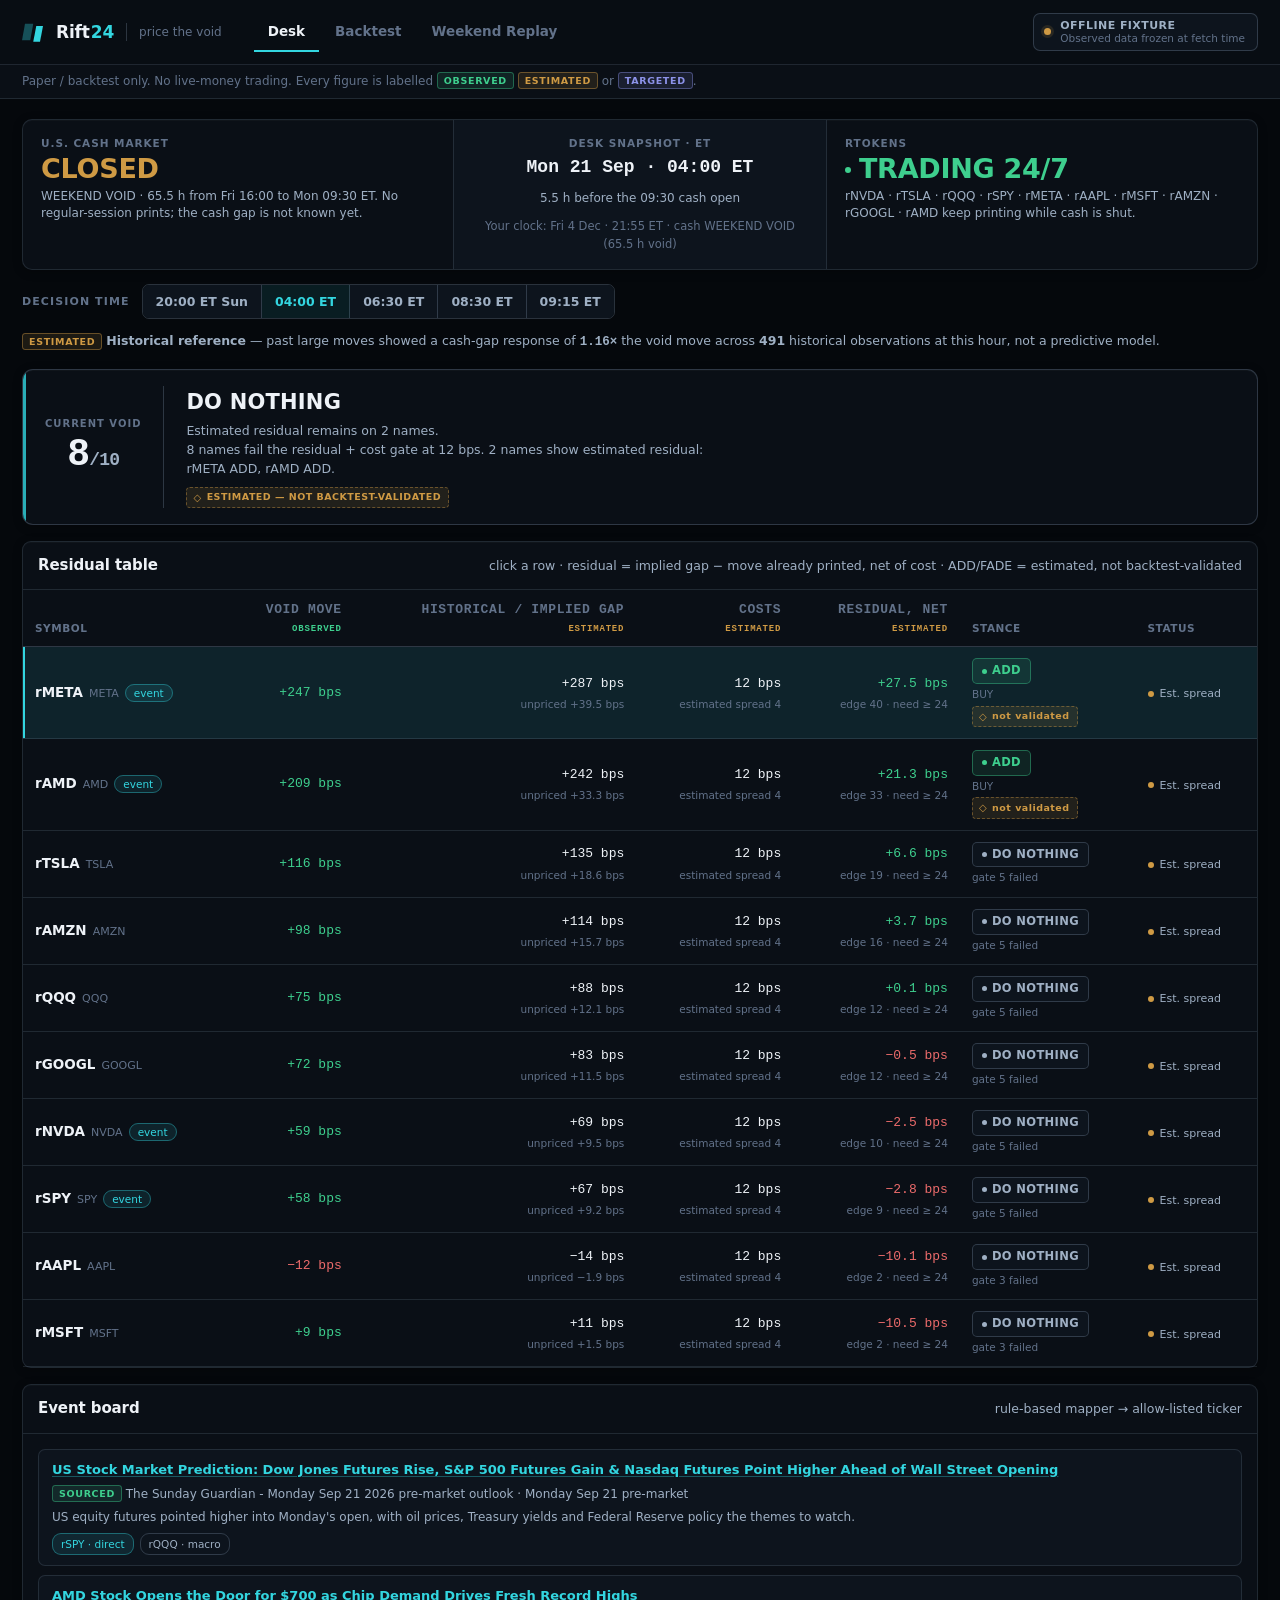
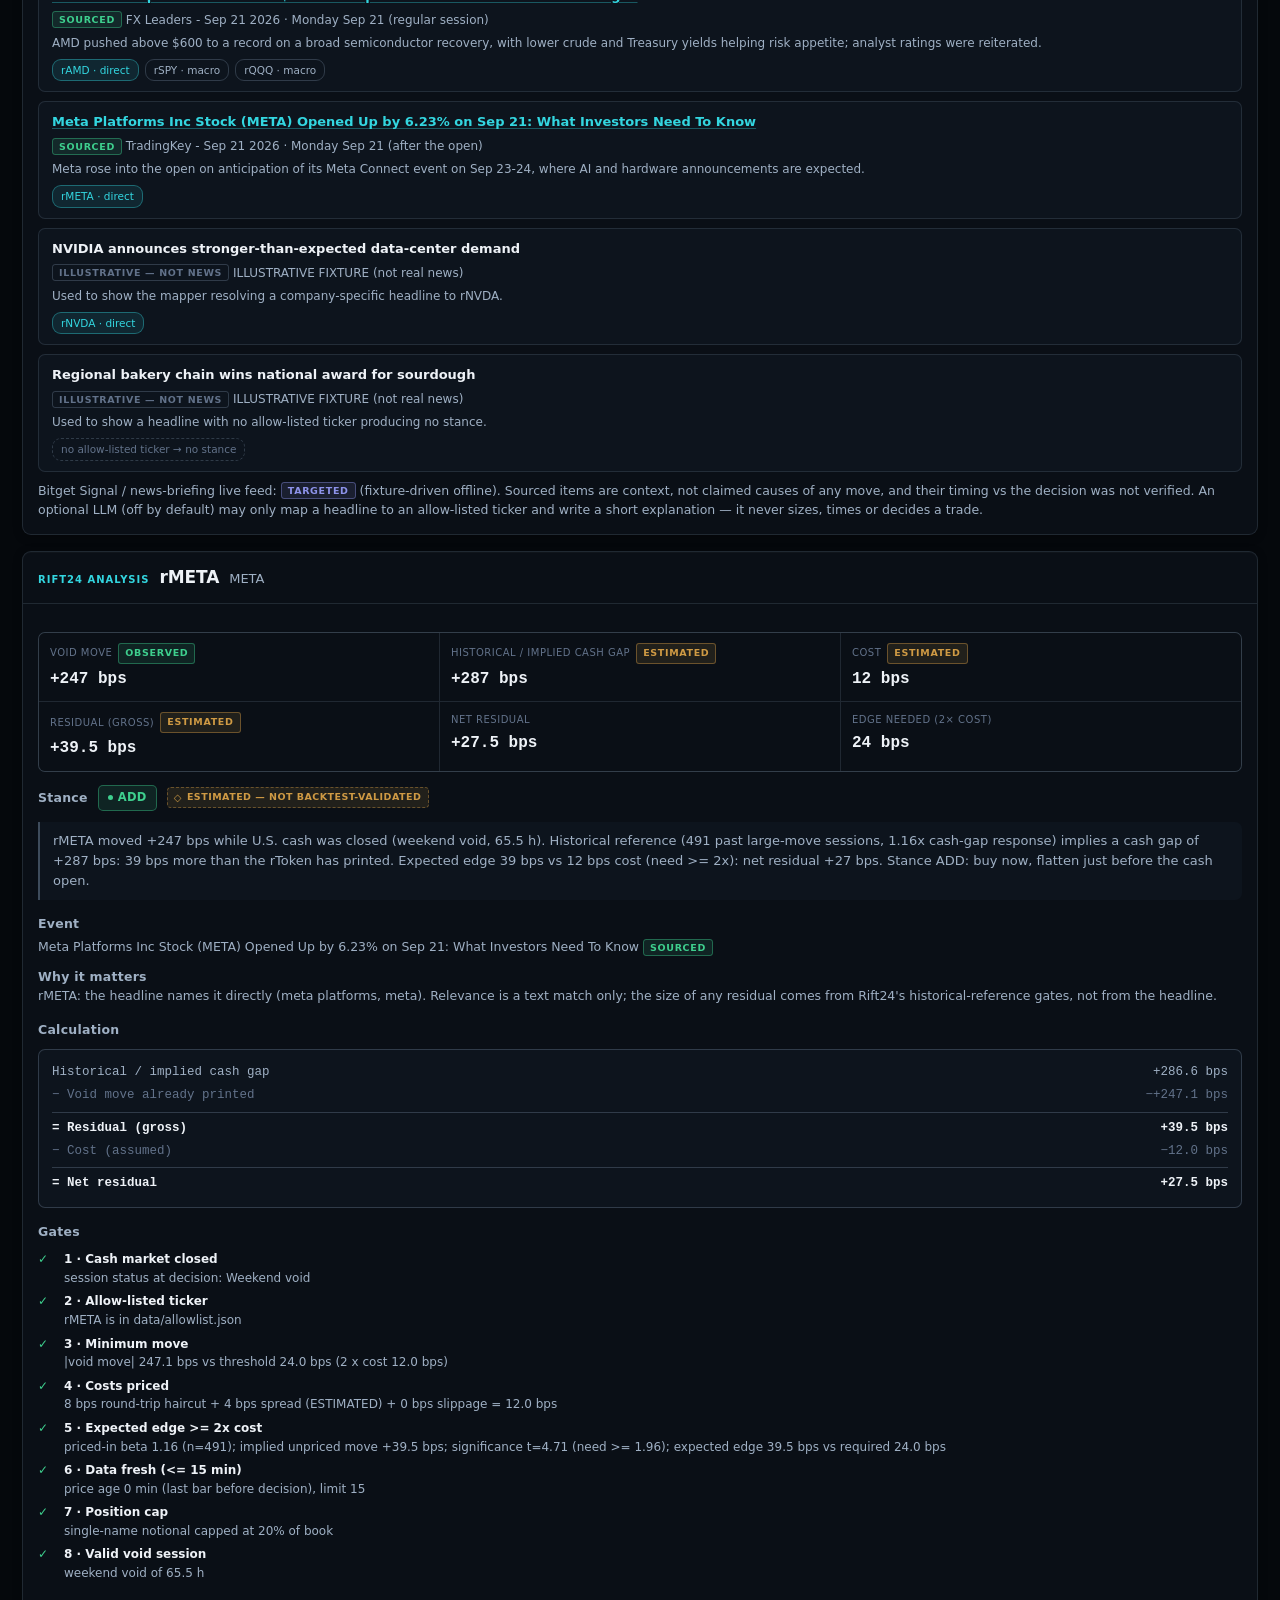
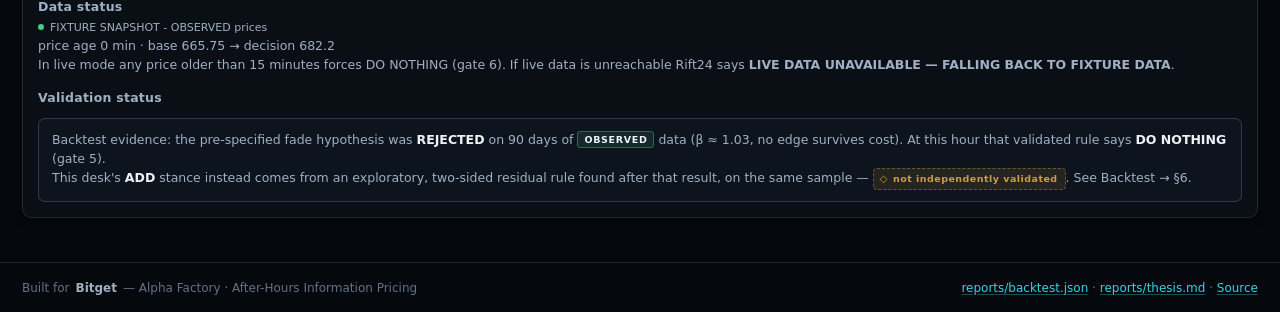
<file: app/index.html>
<!doctype html>
<html lang="en">
<head>
  <meta charset="utf-8">
  <meta name="viewport" content="width=device-width, initial-scale=1">
  <title>Rift24 — what the 24/7 rToken market hasn't priced yet</title>
  <meta name="description" content="Rift24 measures how much overnight information is already priced into 24/7 rTokens before the U.S. cash market opens — and only acts when meaningful residual remains after costs. Paper/backtest only.">
  <meta name="theme-color" content="#05080c">
  <link rel="icon" href="data:image/svg+xml,%3Csvg xmlns='http://www.w3.org/2000/svg' viewBox='0 0 32 32'%3E%3Crect width='32' height='32' rx='7' fill='%2305080c'/%3E%3Cpath d='M4 5 L15 5 L11 27 L0 27 Z' fill='%233a4656'/%3E%3Cpath d='M19 8 L28 8 L24 29 L15 29 Z' fill='%2333d6e0'/%3E%3C/svg%3E">
  <link rel="stylesheet" href="styles.css">
</head>
<body>
  <div class="riftbg" aria-hidden="true"></div>
  <a class="skip" href="#main">Skip to content</a>

  <header class="top" role="banner">
    <a class="brand" href="landing/index.html" aria-label="Rift24 — back to landing page" style="text-decoration:none;color:inherit">
      <span class="mark" aria-hidden="true">
        <svg viewBox="0 0 32 32" width="24" height="24" role="img" aria-label="Rift24 mark">
          <path d="M4 5 L15 5 L11 27 L0 27 Z" fill="currentColor" opacity="0.34"/>
          <path d="M19 8 L28 8 L24 29 L15 29 Z" fill="currentColor"/>
        </svg>
      </span>
      <span class="wordmark"><span class="rf">Rift</span><span class="yr">24</span></span>
      <span class="tag">price the void</span>
    </a>
    <nav class="tabs" role="tablist" aria-label="Views">
      <button role="tab" id="tab-desk" aria-controls="view-desk" aria-selected="true" data-tab="desk">Desk</button>
      <button role="tab" id="tab-backtest" aria-controls="view-backtest" aria-selected="false" data-tab="backtest" tabindex="-1">Backtest</button>
      <button role="tab" id="tab-replay" aria-controls="view-replay" aria-selected="false" data-tab="replay" tabindex="-1">Weekend Replay</button>
    </nav>
    <div class="statuspill" id="datastatus" role="status" aria-live="polite"></div>
  </header>

  <div class="paper" role="note">Paper / backtest only. No live-money trading. Every figure is labelled <b class="lab lab-obs">OBSERVED</b> <b class="lab lab-est">ESTIMATED</b> or <b class="lab lab-tgt">TARGETED</b>.</div>

  <main id="main" tabindex="-1">
    <section id="view-desk" class="view" role="tabpanel" aria-labelledby="tab-desk"></section>
    <section id="view-backtest" class="view" role="tabpanel" aria-labelledby="tab-backtest" hidden></section>
    <section id="view-replay" class="view" role="tabpanel" aria-labelledby="tab-replay" hidden></section>
  </main>

  <footer class="foot">
    <span class="bitget">Built for <b>Bitget</b> — Alpha Factory · After-Hours Information Pricing</span>
    <span><a href="../reports/backtest.json" download>reports/backtest.json</a> · <a href="thesis/">reports/thesis.md</a> · <a href="https://github.com/Megacollins/rift24">Source</a></span>
  </footer>

  <noscript><p style="padding:24px">Rift24's desk is a static page that needs JavaScript to render the pre-computed state in <code>data/demo_state.json</code>.</p></noscript>
  <script src="demo_state.js"></script>
  <script src="app.js"></script>
</body>
</html>
</file>
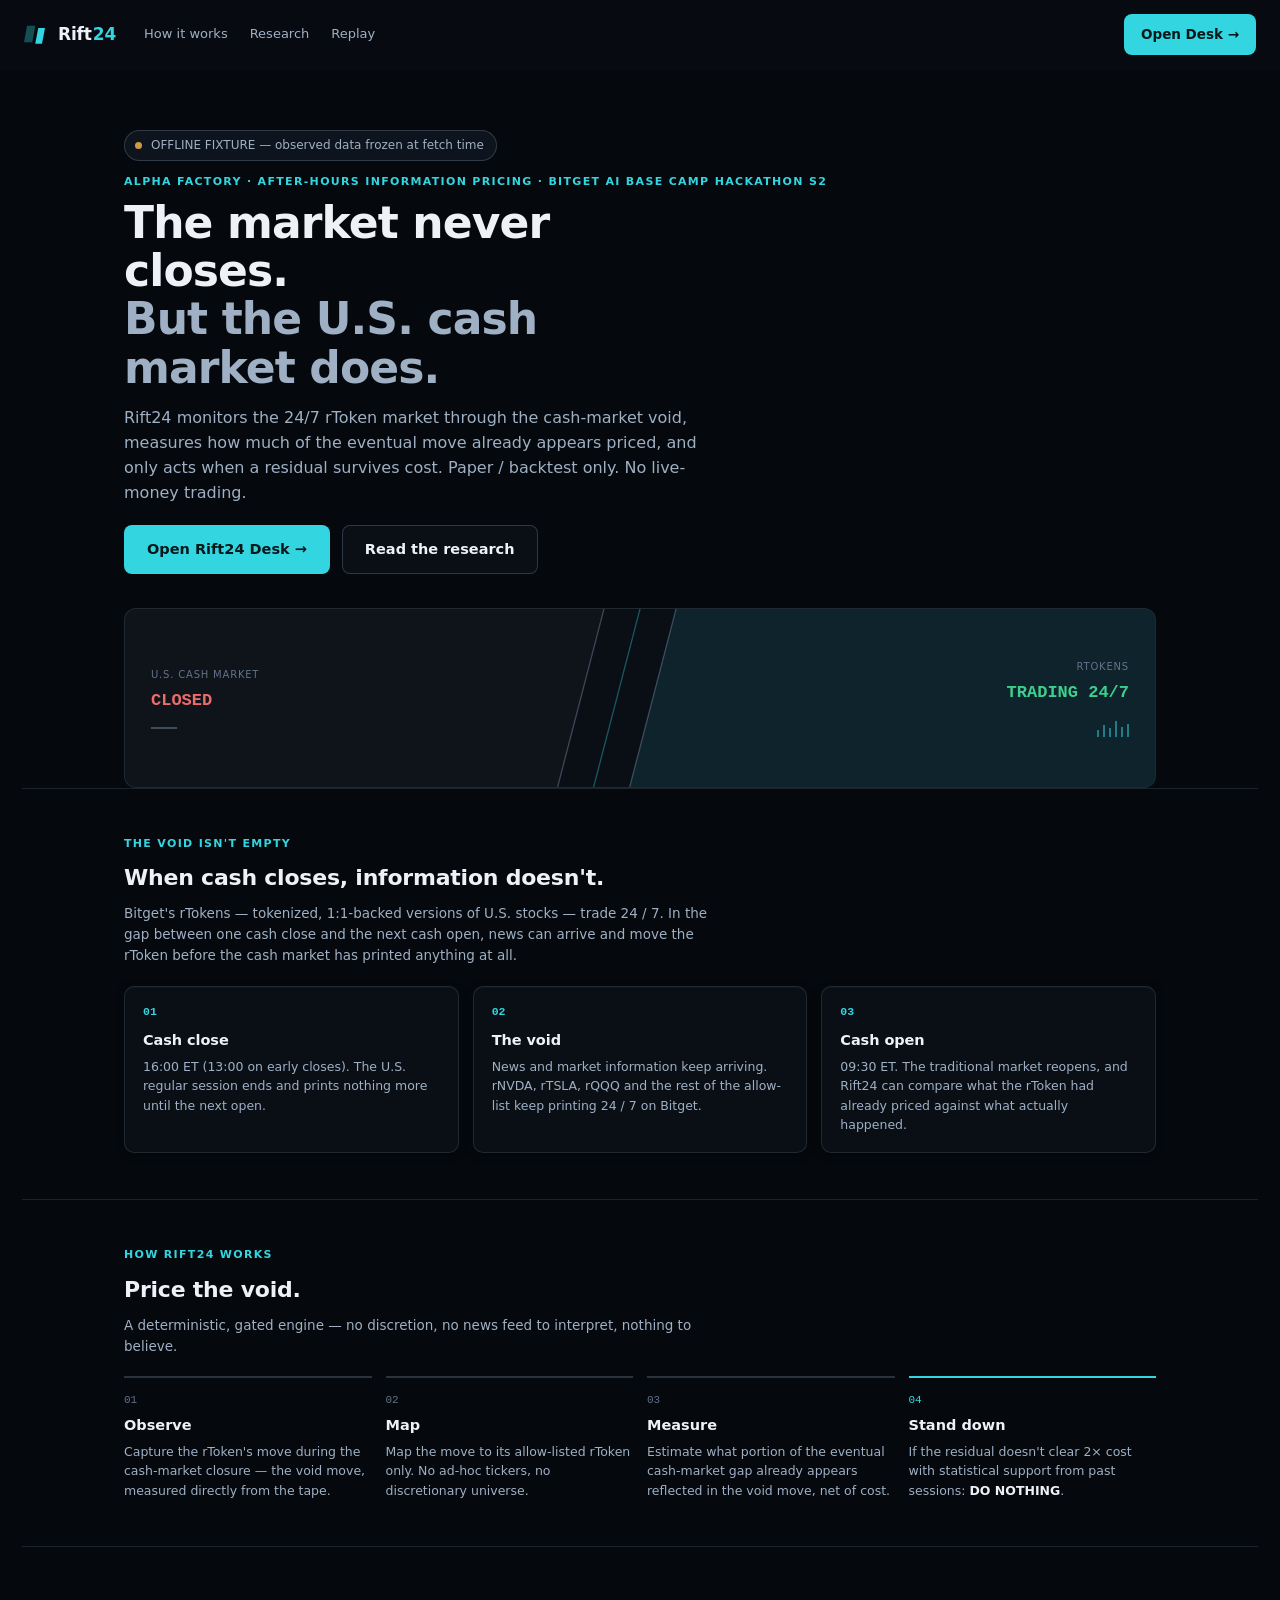
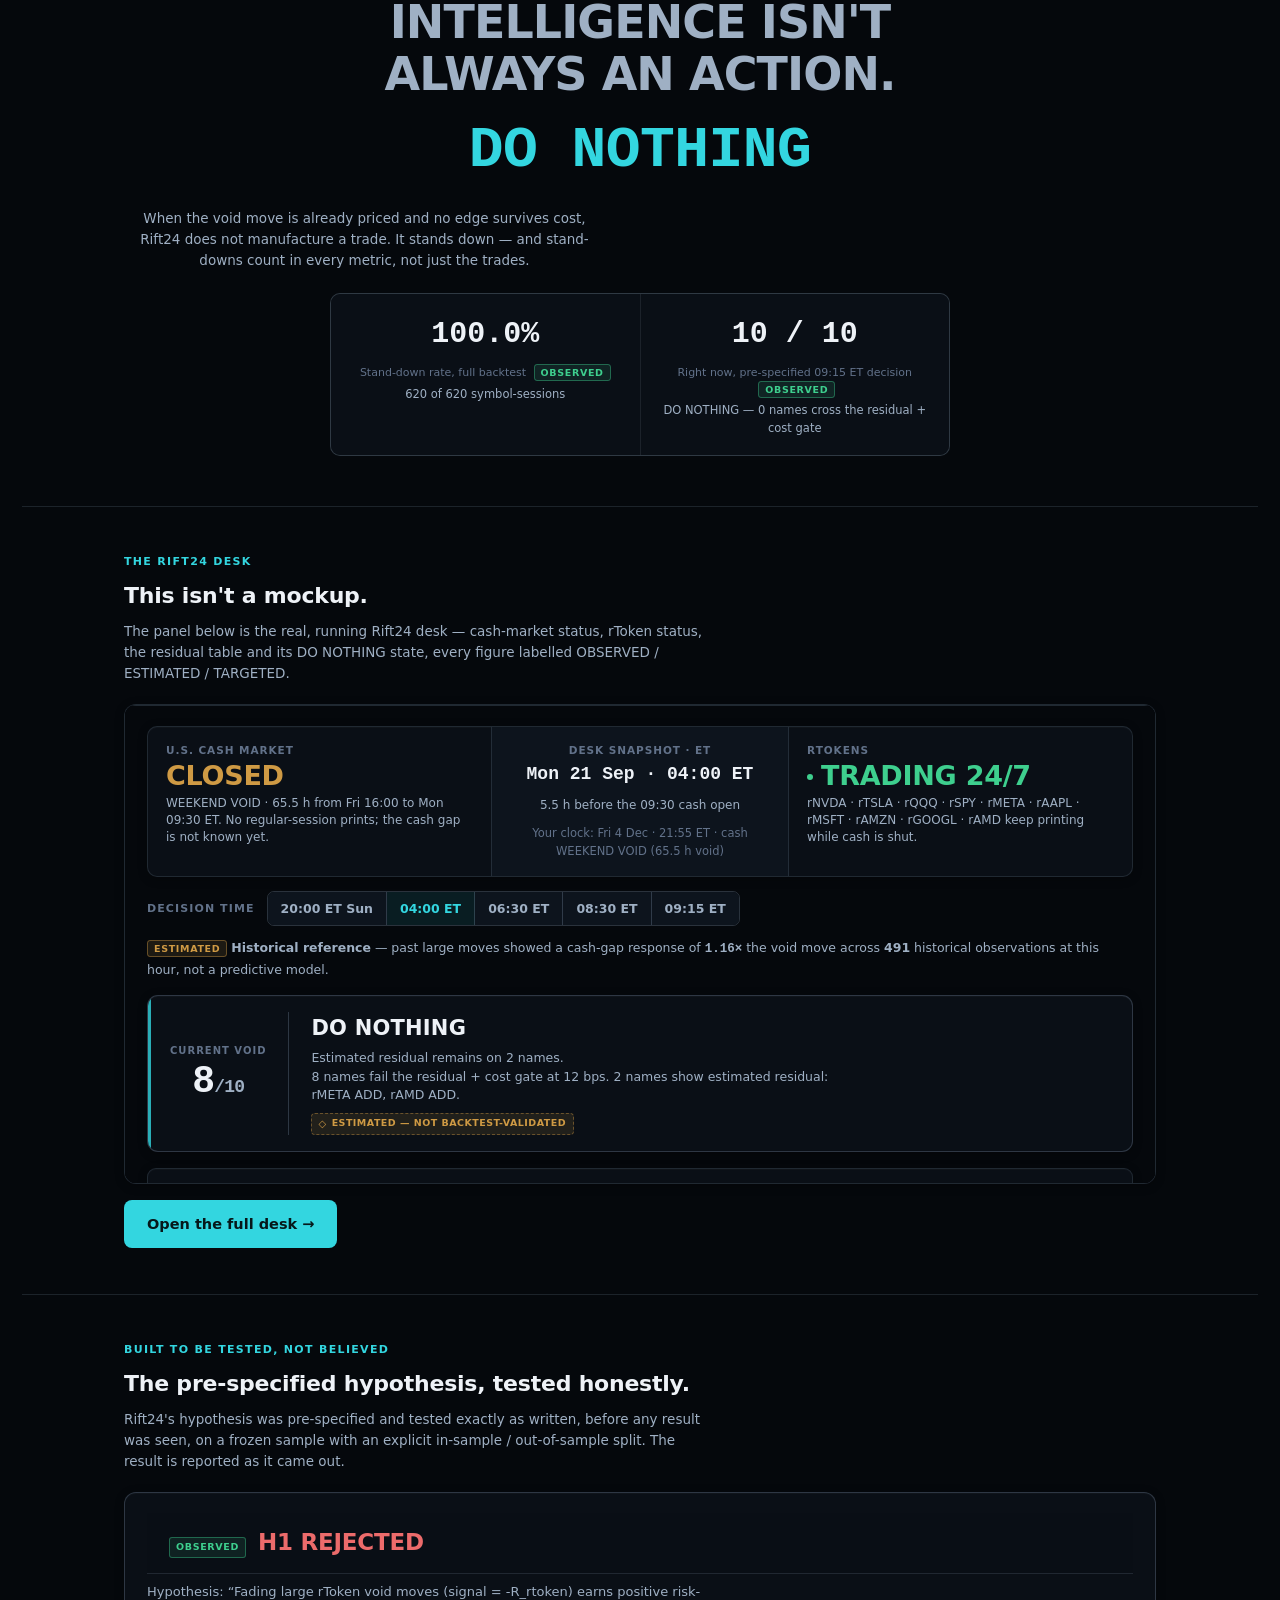
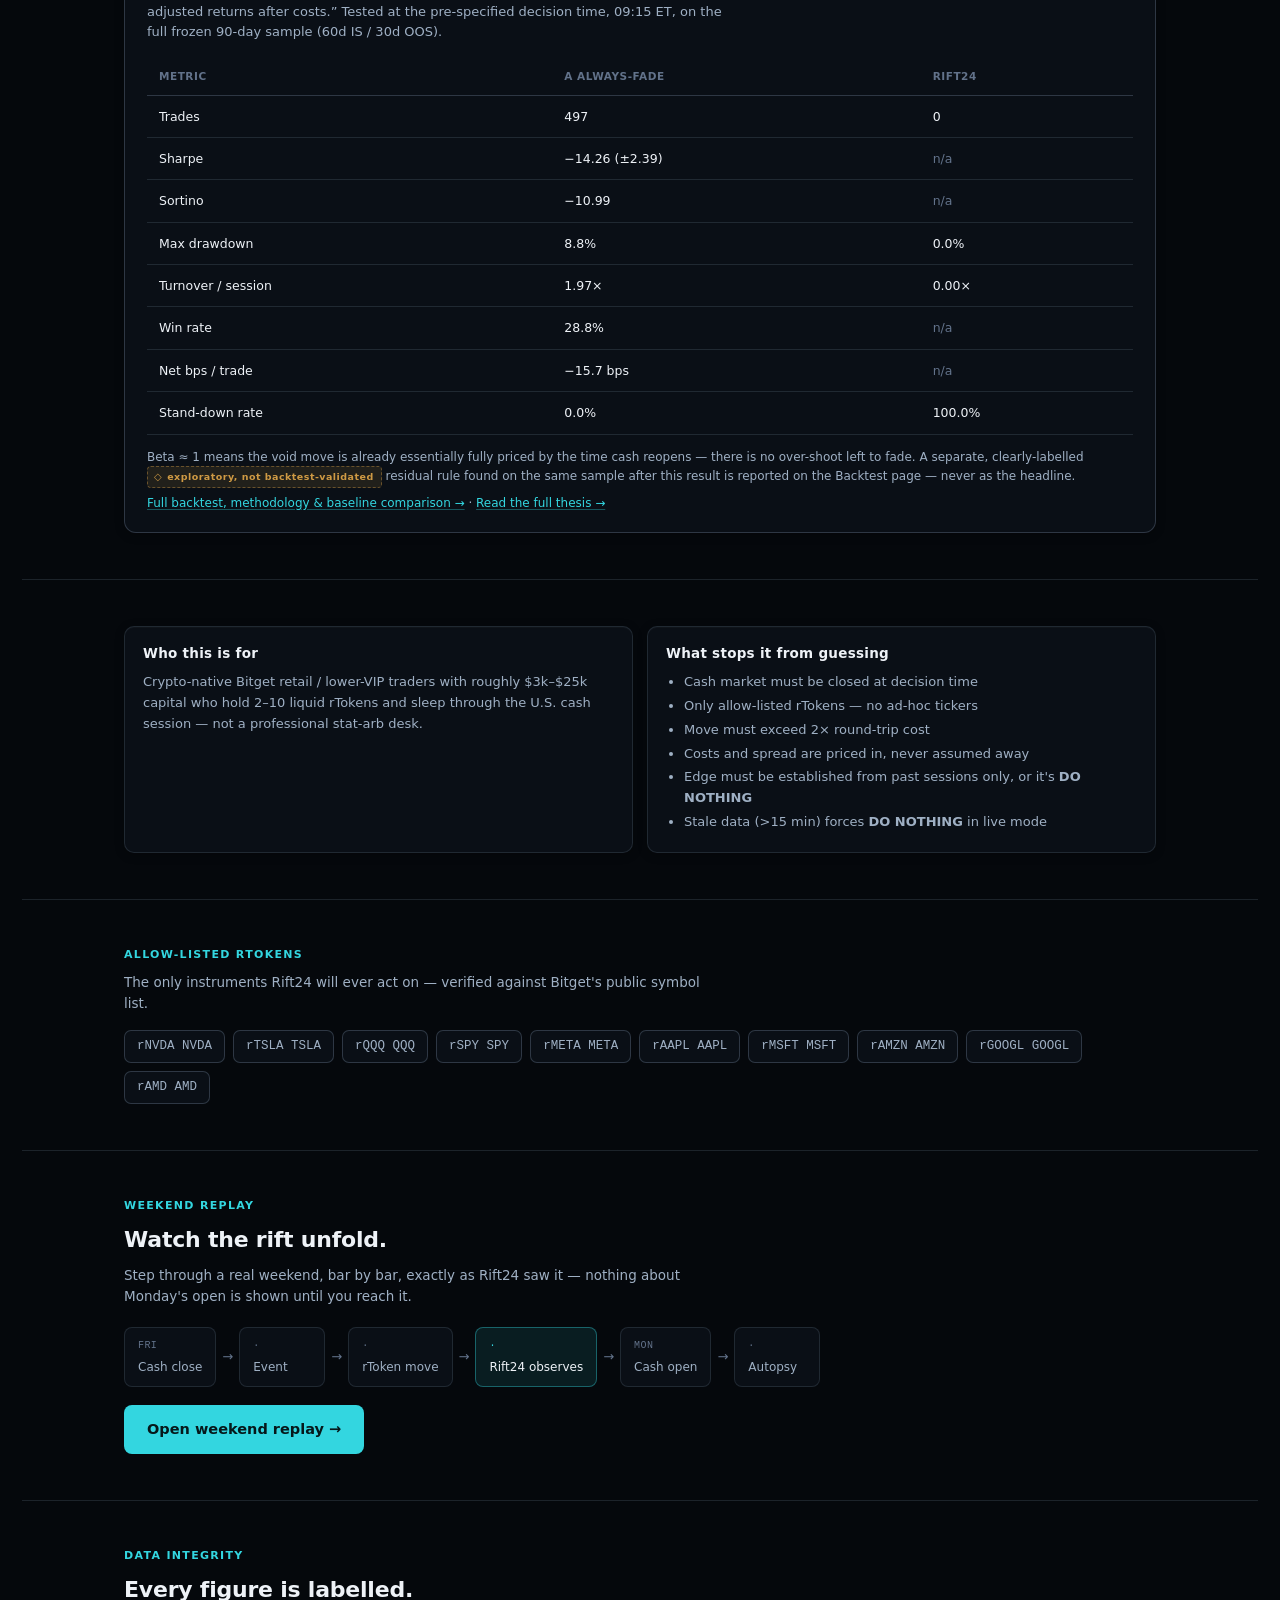
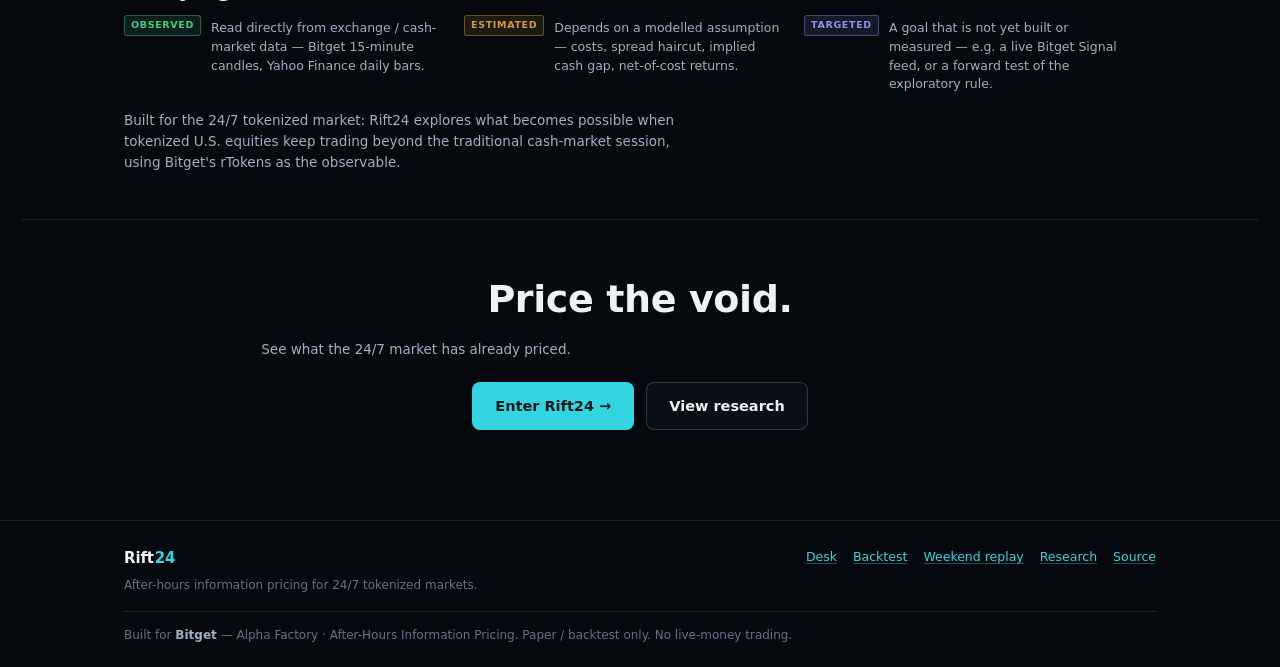
<file: app/landing/index.html>
<!doctype html>
<html lang="en">
<head>
  <meta charset="utf-8">
  <meta name="viewport" content="width=device-width, initial-scale=1">
  <title>Rift24 — price the void</title>
  <meta name="description" content="Rift24 measures how much overnight information is already priced into 24/7 rTokens before the U.S. cash market opens — and only acts when meaningful residual remains after costs. Paper/backtest only.">
  <meta name="theme-color" content="#05080c">
  <link rel="icon" href="data:image/svg+xml,%3Csvg xmlns='http://www.w3.org/2000/svg' viewBox='0 0 32 32'%3E%3Crect width='32' height='32' rx='7' fill='%2305080c'/%3E%3Cpath d='M4 5 L15 5 L11 27 L0 27 Z' fill='%233a4656'/%3E%3Cpath d='M19 8 L28 8 L24 29 L15 29 Z' fill='%2333d6e0'/%3E%3C/svg%3E">
  <link rel="stylesheet" href="../styles.css">
  <link rel="stylesheet" href="landing.css">
</head>
<body>
  <div class="riftbg" aria-hidden="true"></div>
  <a class="skip" href="#main">Skip to content</a>

  <nav class="lnav" id="lnav" aria-label="Primary">
    <a class="brand" href="index.html">
      <span class="mark" aria-hidden="true">
        <svg viewBox="0 0 32 32" width="24" height="24" role="img" aria-label="Rift24 mark">
          <path d="M4 5 L15 5 L11 27 L0 27 Z" fill="currentColor" opacity="0.34"/>
          <path d="M19 8 L28 8 L24 29 L15 29 Z" fill="currentColor"/>
        </svg>
      </span>
      <span class="wordmark"><span class="rf">Rift</span><span class="yr">24</span></span>
    </a>
    <div class="lnavlinks">
      <a href="#how">How it works</a>
      <a href="#research">Research</a>
      <a href="#replay">Replay</a>
    </div>
    <div class="cta">
      <a class="lbtn primary" href="../index.html">Open Desk →</a>
    </div>
  </nav>

  <main id="main" tabindex="-1">
    <section class="lhero">
      <div class="lwrap">
        <div class="lstatus" id="lstatus" role="status" aria-live="polite"><span class="dot"></span> Loading data status…</div>
        <div class="leyebrow">Alpha Factory · After-Hours Information Pricing · Bitget AI Base Camp Hackathon S2</div>
        <h1 class="lh1">The market never closes.<br><span class="dim">But the U.S. cash market does.</span></h1>
        <p class="llede">Rift24 monitors the 24/7 rToken market through the cash-market void, measures how much of the eventual move already appears priced, and only acts when a residual survives cost. Paper / backtest only. No live-money trading.</p>
        <div class="lctas">
          <a class="lbtn primary" href="../index.html">Open Rift24 Desk →</a>
          <a class="lbtn ghost" href="#research">Read the research</a>
        </div>

        <div class="lriftvisual" aria-hidden="true">
          <svg class="lrv-bg" viewBox="0 0 800 220" preserveAspectRatio="none">
            <polygon points="0,0 372,0 336,220 0,220" class="lrv-left"/>
            <polygon points="428,0 800,0 800,220 392,220" class="lrv-right"/>
            <line x1="372" y1="0" x2="336" y2="220" class="lrv-seam lrv-seam-a"/>
            <line x1="400" y1="0" x2="364" y2="220" class="lrv-seam lrv-seam-b"/>
            <line x1="428" y1="0" x2="392" y2="220" class="lrv-seam lrv-seam-c"/>
          </svg>
          <div class="lrv-pane lrv-pane-l">
            <div class="lrv-k">U.S. cash market</div>
            <div class="lrv-v" id="lrv-cash-v">CLOSED</div>
            <div class="lrv-tick"></div>
          </div>
          <div class="lrv-pane lrv-pane-r">
            <div class="lrv-k">rTokens</div>
            <div class="lrv-v open">TRADING 24/7</div>
            <div class="lrv-tape"><span></span><span></span><span></span><span></span><span></span><span></span></div>
          </div>
        </div>
      </div>
    </section>

    <section class="lsection" id="void">
      <div class="lwrap">
        <div class="leyebrow">The void isn't empty</div>
        <h2 class="lh2">When cash closes, information doesn't.</h2>
        <p class="lsub">Bitget's rTokens — tokenized, 1:1-backed versions of U.S. stocks — trade 24 / 7. In the gap between one cash close and the next cash open, news can arrive and move the rToken before the cash market has printed anything at all.</p>
        <div class="lsteps">
          <div class="lstep"><div class="n">01</div><h3>Cash close</h3><p>16:00 ET (13:00 on early closes). The U.S. regular session ends and prints nothing more until the next open.</p></div>
          <div class="lstep"><div class="n">02</div><h3>The void</h3><p>News and market information keep arriving. rNVDA, rTSLA, rQQQ and the rest of the allow-list keep printing 24 / 7 on Bitget.</p></div>
          <div class="lstep"><div class="n">03</div><h3>Cash open</h3><p>09:30 ET. The traditional market reopens, and Rift24 can compare what the rToken had already priced against what actually happened.</p></div>
        </div>
      </div>
    </section>

    <section class="lsection" id="how">
      <div class="lwrap">
        <div class="leyebrow">How Rift24 works</div>
        <h2 class="lh2">Price the void.</h2>
        <p class="lsub">A deterministic, gated engine — no discretion, no news feed to interpret, nothing to believe.</p>
        <div class="lhow">
          <div class="lhstep"><div class="n">01</div><div class="t">Observe</div><p>Capture the rToken's move during the cash-market closure — the void move, measured directly from the tape.</p></div>
          <div class="lhstep"><div class="n">02</div><div class="t">Map</div><p>Map the move to its allow-listed rToken only. No ad-hoc tickers, no discretionary universe.</p></div>
          <div class="lhstep"><div class="n">03</div><div class="t">Measure</div><p>Estimate what portion of the eventual cash-market gap already appears reflected in the void move, net of cost.</p></div>
          <div class="lhstep"><div class="n">04</div><div class="t">Stand down</div><p>If the residual doesn't clear 2× cost with statistical support from past sessions: <b>DO NOTHING</b>.</p></div>
        </div>
      </div>
    </section>

    <section class="lsection lnothing">
      <div class="lwrap">
        <div class="ldn-head">INTELLIGENCE ISN'T<br>ALWAYS AN ACTION.</div>
        <div class="ldn-word">DO NOTHING</div>
        <p class="lsub" style="max-width:56ch;margin:12px 0 22px">When the void move is already priced and no edge survives cost, Rift24 does not manufacture a trade. It stands down — and stand-downs count in every metric, not just the trades.</p>
        <div class="ldn-stats">
          <div class="ldn-stat">
            <div class="v" id="dn-hist-rate">—</div>
            <div class="k">Stand-down rate, full backtest <span class="lab lab-obs">OBSERVED</span></div>
            <div class="sub" id="dn-hist-detail">— of — symbol-sessions</div>
          </div>
          <div class="ldn-stat">
            <div class="v" id="dn-live">—</div>
            <div class="k">Right now, pre-specified 09:15 ET decision <span class="lab lab-obs">OBSERVED</span></div>
            <div class="sub" id="dn-live-detail">names cross the residual + cost gate</div>
          </div>
        </div>
      </div>
    </section>

    <section class="lsection" id="preview">
      <div class="lwrap">
        <div class="leyebrow">The Rift24 desk</div>
        <h2 class="lh2">This isn't a mockup.</h2>
        <p class="lsub">The panel below is the real, running Rift24 desk — cash-market status, rToken status, the residual table and its DO NOTHING state, every figure labelled OBSERVED / ESTIMATED / TARGETED.</p>
        <div class="lpreview">
          <iframe class="lpreview-frame" src="../index.html" title="Rift24 desk — live preview" loading="lazy"></iframe>
        </div>
        <div class="lctas" style="margin-top:16px">
          <a class="lbtn primary" href="../index.html">Open the full desk →</a>
        </div>
      </div>
    </section>

    <section class="lsection" id="research">
      <div class="lwrap">
        <div class="leyebrow">Built to be tested, not believed</div>
        <h2 class="lh2">The pre-specified hypothesis, tested honestly.</h2>
        <p class="lsub">Rift24's hypothesis was pre-specified and tested exactly as written, before any result was seen, on a frozen sample with an explicit in-sample / out-of-sample split. The result is reported as it came out.</p>
        <div class="lverdict">
          <div class="top"><span class="lab lab-obs">OBSERVED</span><span class="word" id="lverdict-word">Loading…</span></div>
          <p class="hyp" id="lverdict-hyp">Loading hypothesis…</p>
          <div class="tablewrap">
            <table id="lmetrics">
              <thead><tr><th>metric</th><th>A always-fade</th><th>Rift24</th></tr></thead>
              <tbody id="lmetrics-body"></tbody>
            </table>
          </div>
          <p class="lfoot-note">Beta ≈ 1 means the void move is already essentially fully priced by the time cash reopens — there is no over-shoot left to fade. A separate, clearly-labelled <span class="notval">exploratory, not backtest-validated</span> residual rule found on the same sample after this result is reported on the Backtest page — never as the headline.</p>
          <p class="lfoot-note"><a href="../index.html#backtest">Full backtest, methodology &amp; baseline comparison →</a> · <a href="../thesis/">Read the full thesis →</a></p>
        </div>
      </div>
    </section>

    <section class="lsection">
      <div class="lwrap">
        <div class="lgrid2">
          <div class="lcard">
            <h3>Who this is for</h3>
            <p>Crypto-native Bitget retail / lower-VIP traders with roughly $3k–$25k capital who hold 2–10 liquid rTokens and sleep through the U.S. cash session — not a professional stat-arb desk.</p>
          </div>
          <div class="lcard">
            <h3>What stops it from guessing</h3>
            <ul>
              <li>Cash market must be closed at decision time</li>
              <li>Only allow-listed rTokens — no ad-hoc tickers</li>
              <li>Move must exceed 2× round-trip cost</li>
              <li>Costs and spread are priced in, never assumed away</li>
              <li>Edge must be established from past sessions only, or it's <b>DO NOTHING</b></li>
              <li>Stale data (&gt;15 min) forces <b>DO NOTHING</b> in live mode</li>
            </ul>
          </div>
        </div>
      </div>
    </section>

    <section class="lsection">
      <div class="lwrap">
        <div class="leyebrow">Allow-listed rTokens</div>
        <p class="lsub" style="margin-bottom:16px">The only instruments Rift24 will ever act on — verified against Bitget's public symbol list.</p>
        <div class="ltickers" id="ltickers"></div>
      </div>
    </section>

    <section class="lsection" id="replay">
      <div class="lwrap">
        <div class="leyebrow">Weekend replay</div>
        <h2 class="lh2">Watch the rift unfold.</h2>
        <p class="lsub">Step through a real weekend, bar by bar, exactly as Rift24 saw it — nothing about Monday's open is shown until you reach it.</p>
        <div class="lreplaytl">
          <div class="lrt-step"><span>FRI</span>Cash close</div>
          <div class="lrt-arrow">→</div>
          <div class="lrt-step"><span>·</span>Event</div>
          <div class="lrt-arrow">→</div>
          <div class="lrt-step"><span>·</span>rToken move</div>
          <div class="lrt-arrow">→</div>
          <div class="lrt-step accent"><span>·</span>Rift24 observes</div>
          <div class="lrt-arrow">→</div>
          <div class="lrt-step"><span>MON</span>Cash open</div>
          <div class="lrt-arrow">→</div>
          <div class="lrt-step"><span>·</span>Autopsy</div>
        </div>
        <div class="lctas" style="margin-top:18px">
          <a class="lbtn primary" href="../index.html#replay">Open weekend replay →</a>
        </div>
      </div>
    </section>

    <section class="lsection">
      <div class="lwrap">
        <div class="leyebrow">Data integrity</div>
        <h2 class="lh2">Every figure is labelled.</h2>
        <div class="llegend">
          <div class="item"><b class="lab lab-obs">OBSERVED</b><p>Read directly from exchange / cash-market data — Bitget 15-minute candles, Yahoo Finance daily bars.</p></div>
          <div class="item"><b class="lab lab-est">ESTIMATED</b><p>Depends on a modelled assumption — costs, spread haircut, implied cash gap, net-of-cost returns.</p></div>
          <div class="item"><b class="lab lab-tgt">TARGETED</b><p>A goal that is not yet built or measured — e.g. a live Bitget Signal feed, or a forward test of the exploratory rule.</p></div>
        </div>
        <p class="lsub" style="margin:16px 0 0">Built for the 24/7 tokenized market: Rift24 explores what becomes possible when tokenized U.S. equities keep trading beyond the traditional cash-market session, using Bitget's rTokens as the observable.</p>
      </div>
    </section>

    <section class="lsection lfinal">
      <div class="lwrap">
        <h2 class="lh2" style="font-size:clamp(24px,4vw,38px);margin-bottom:10px">Price the void.</h2>
        <p class="lsub" style="margin-bottom:22px">See what the 24/7 market has already priced.</p>
        <div class="lctas">
          <a class="lbtn primary" href="../index.html">Enter Rift24 →</a>
          <a class="lbtn ghost" href="#research">View research</a>
        </div>
      </div>
    </section>
  </main>

  <footer class="lfoot">
    <div class="lwrap">
      <div class="lfoot-top">
        <div class="lfoot-brand">
          <span class="wordmark"><span class="rf">Rift</span><span class="yr">24</span></span>
          <p>After-hours information pricing for 24/7 tokenized markets.</p>
        </div>
        <span class="links">
          <a href="../index.html">Desk</a>
          <a href="../index.html#backtest">Backtest</a>
          <a href="../index.html#replay">Weekend replay</a>
          <a href="../thesis/">Research</a>
          <a href="https://github.com/Megacollins/rift24">Source</a>
        </span>
      </div>
      <span class="bitget">Built for <b>Bitget</b> — Alpha Factory · After-Hours Information Pricing. Paper / backtest only. No live-money trading.</span>
    </div>
  </footer>

  <script src="../demo_state.js"></script>
  <script src="landing.js"></script>
</body>
</html>
</file>
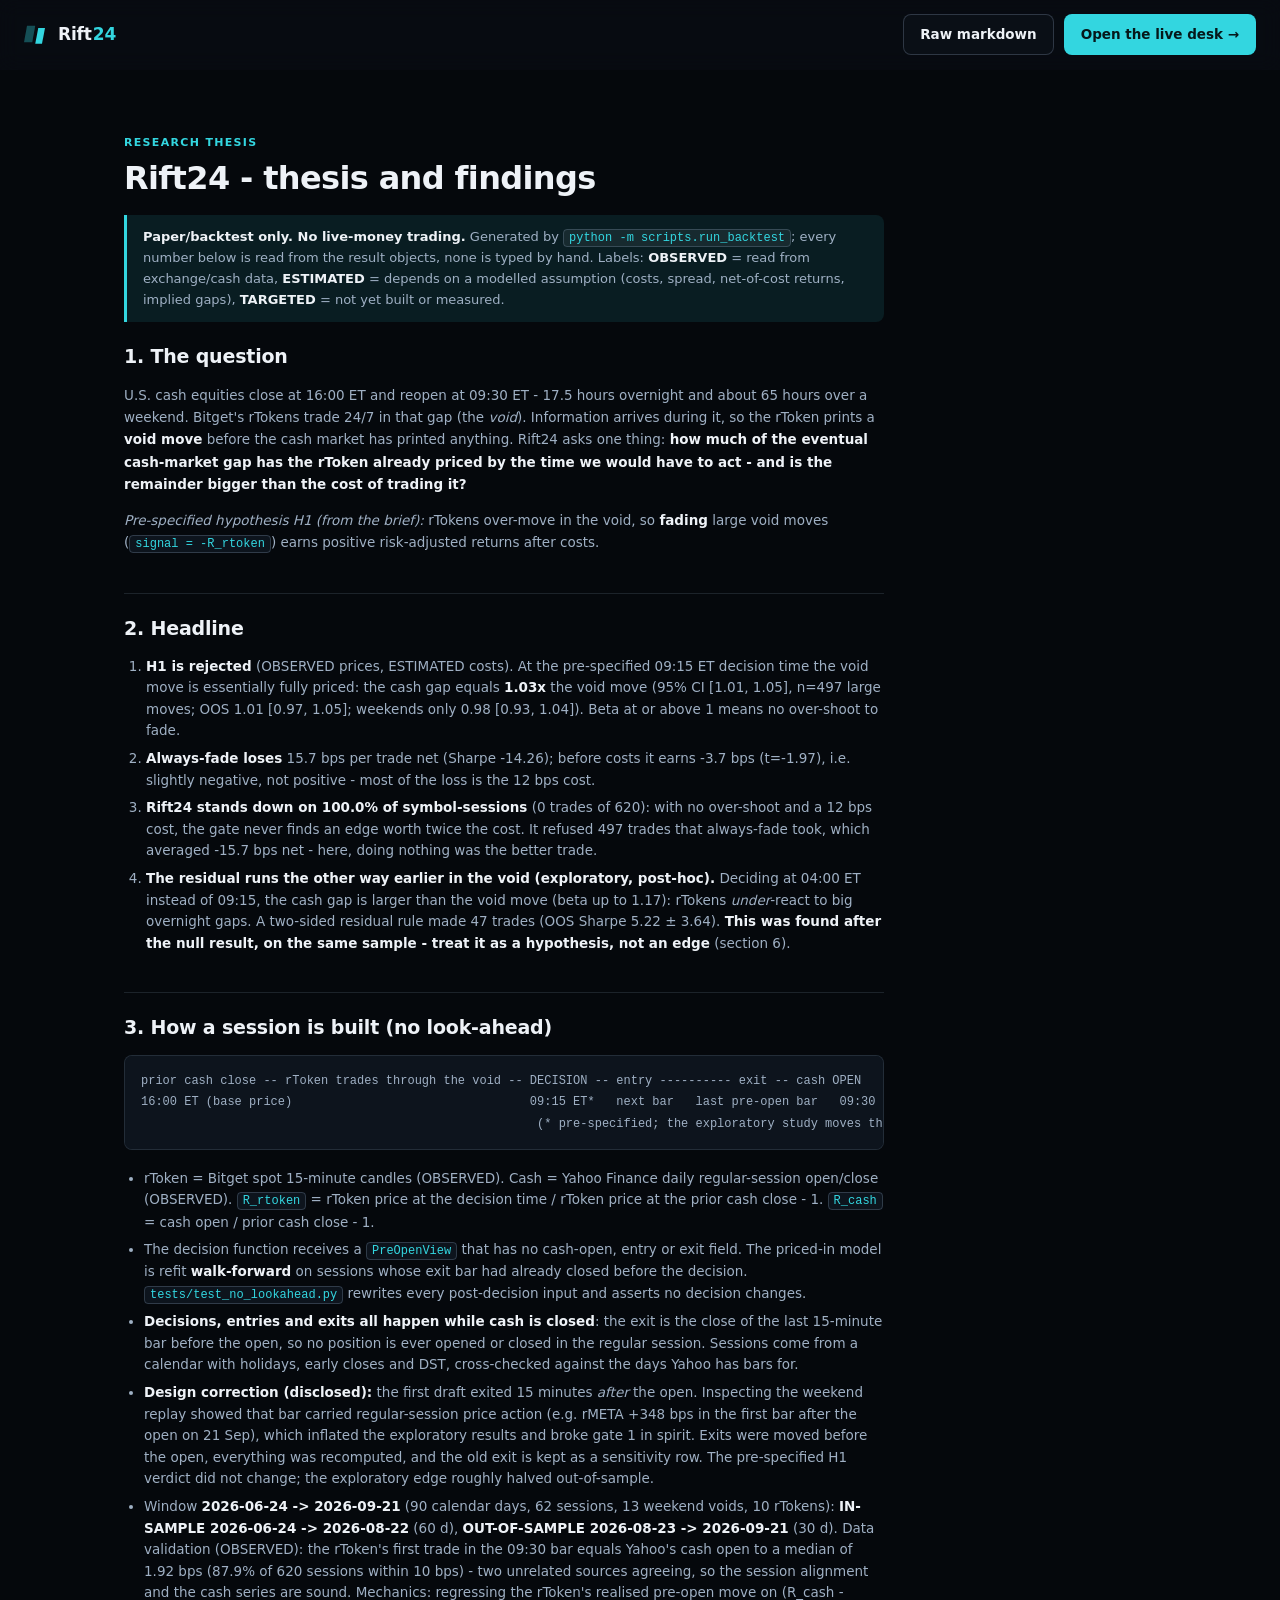
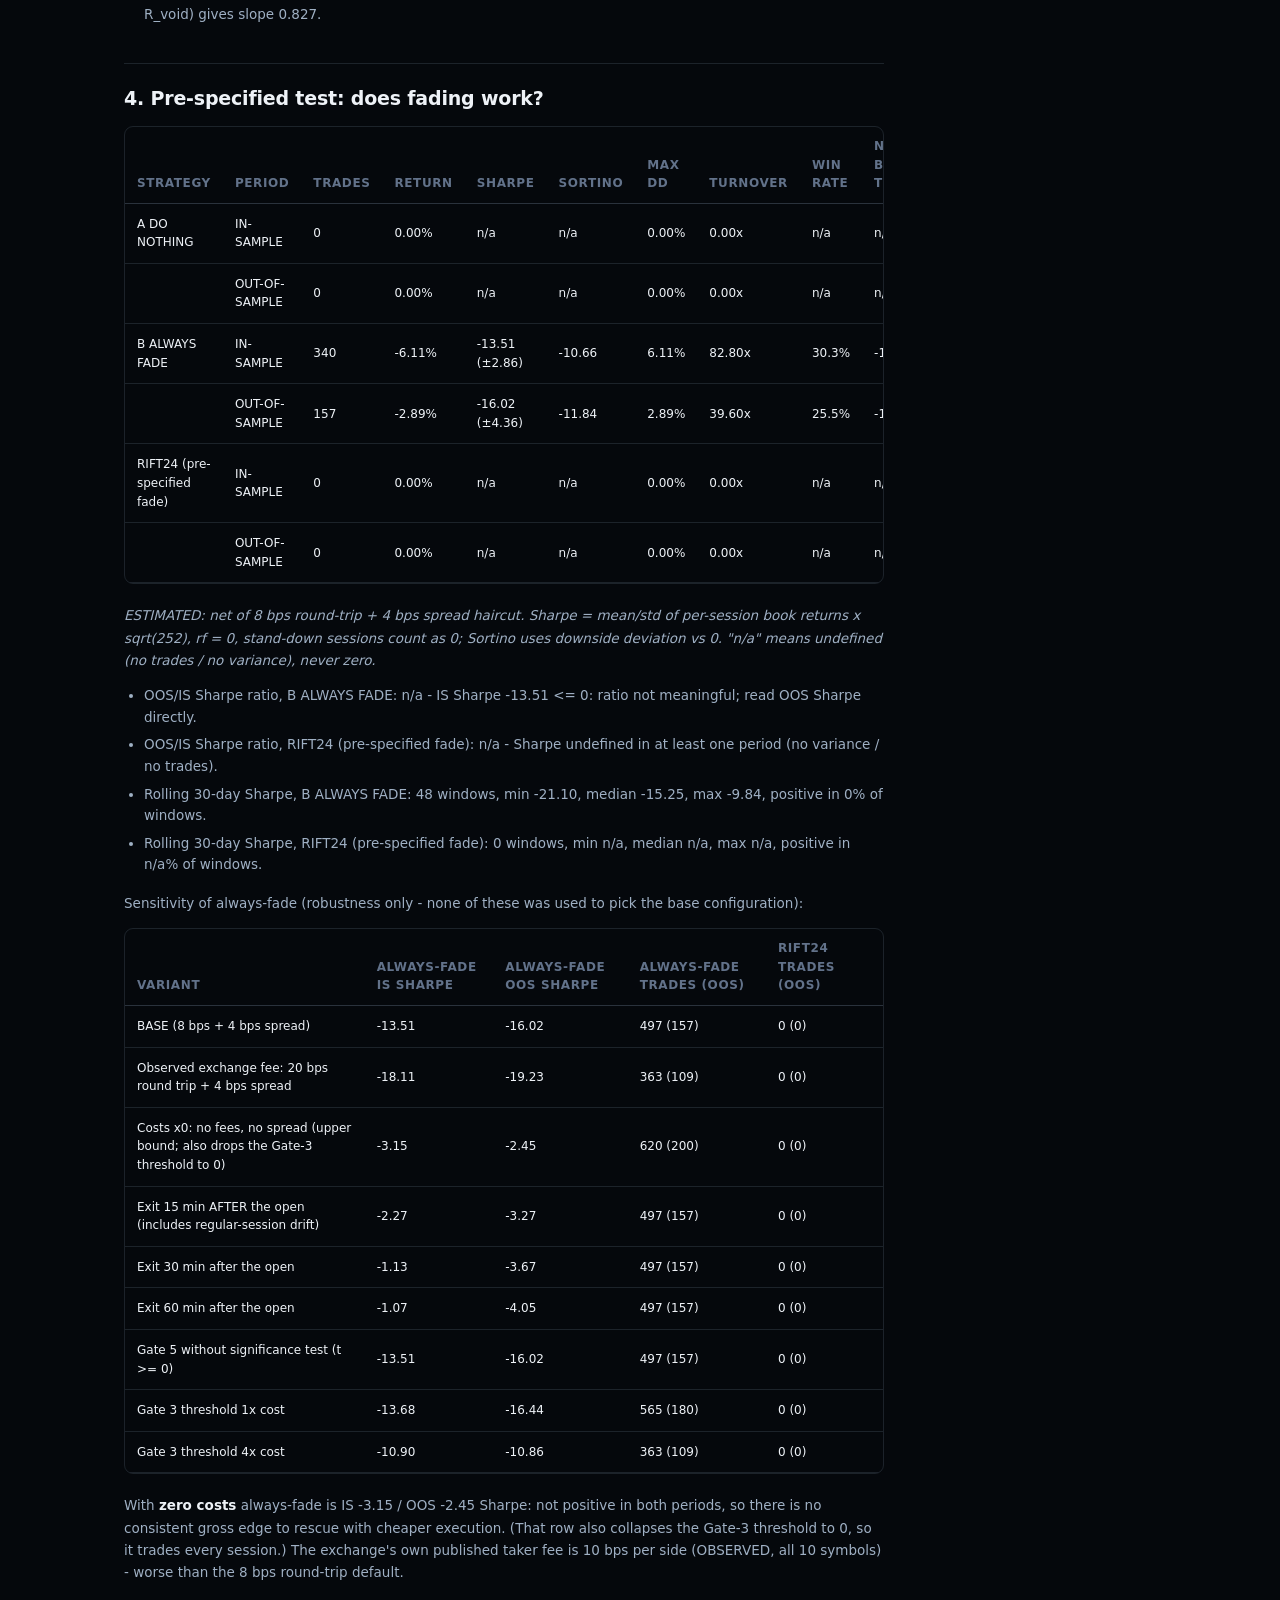
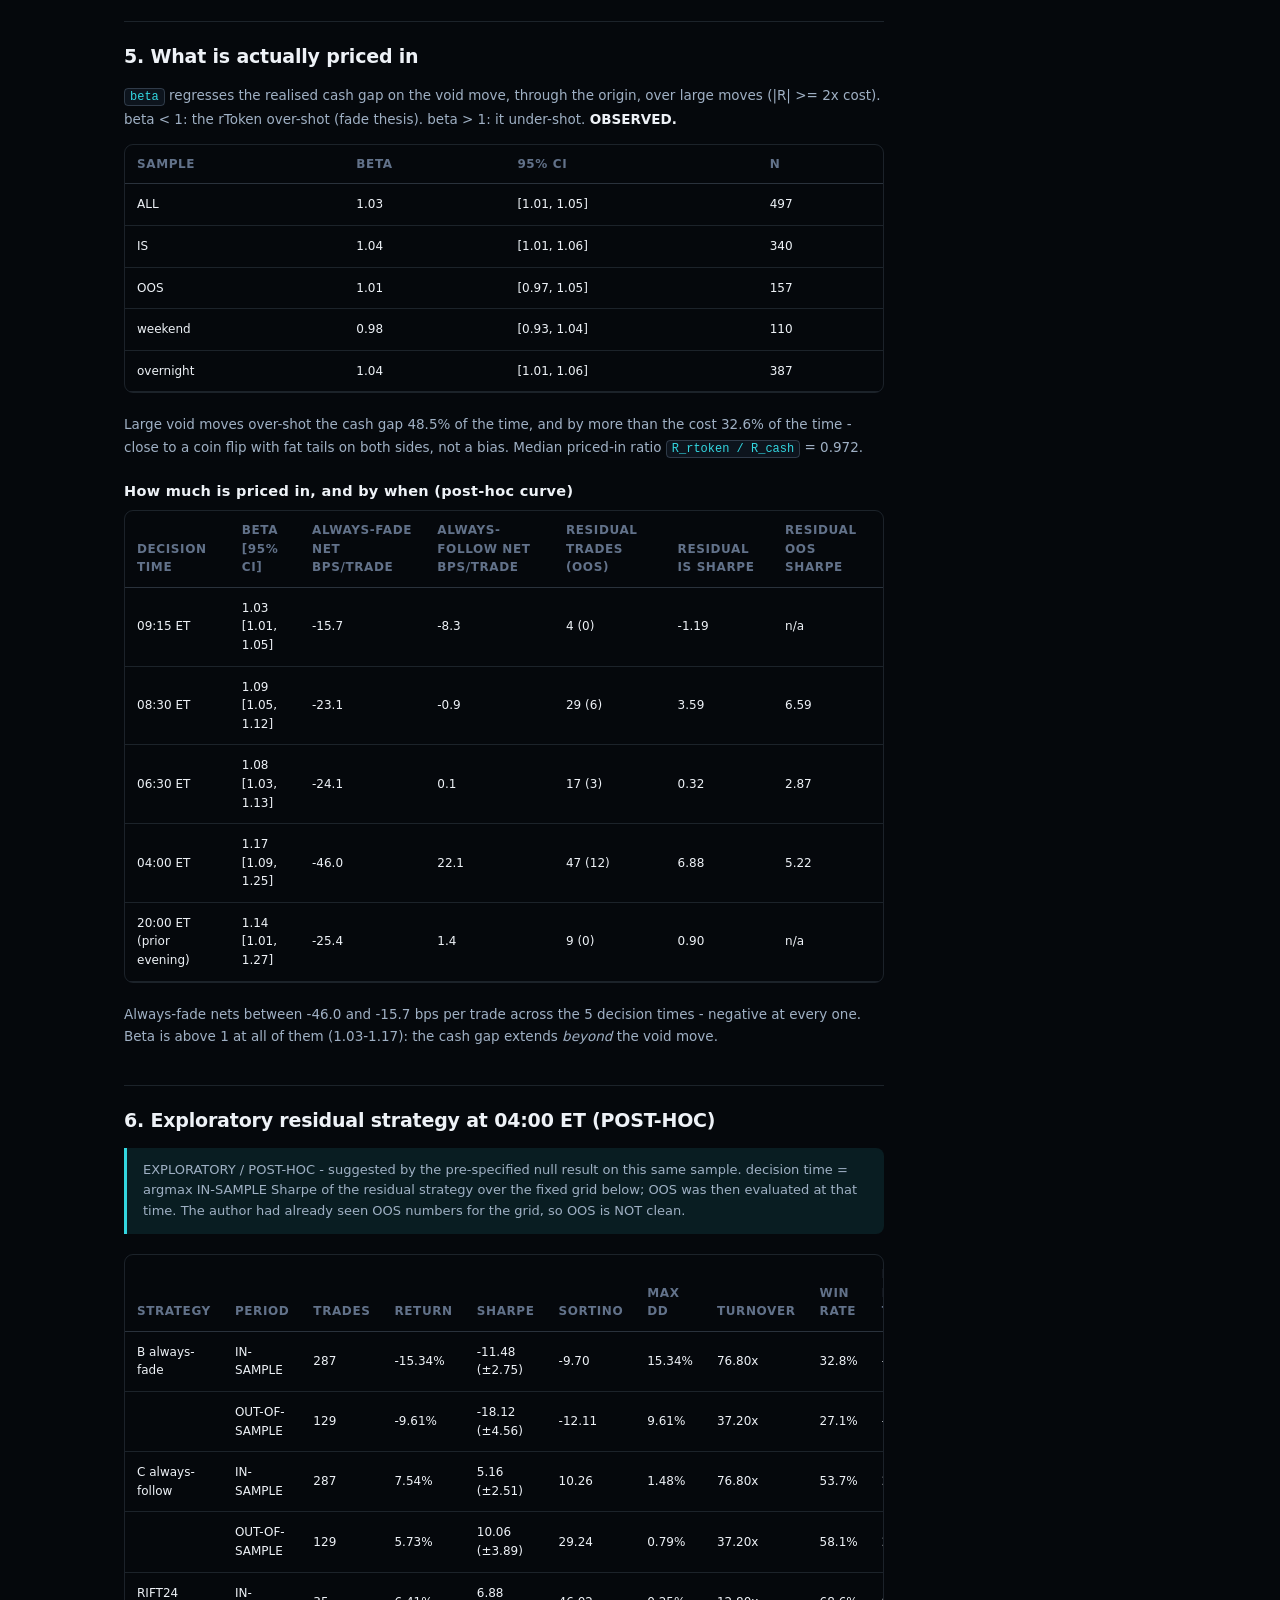
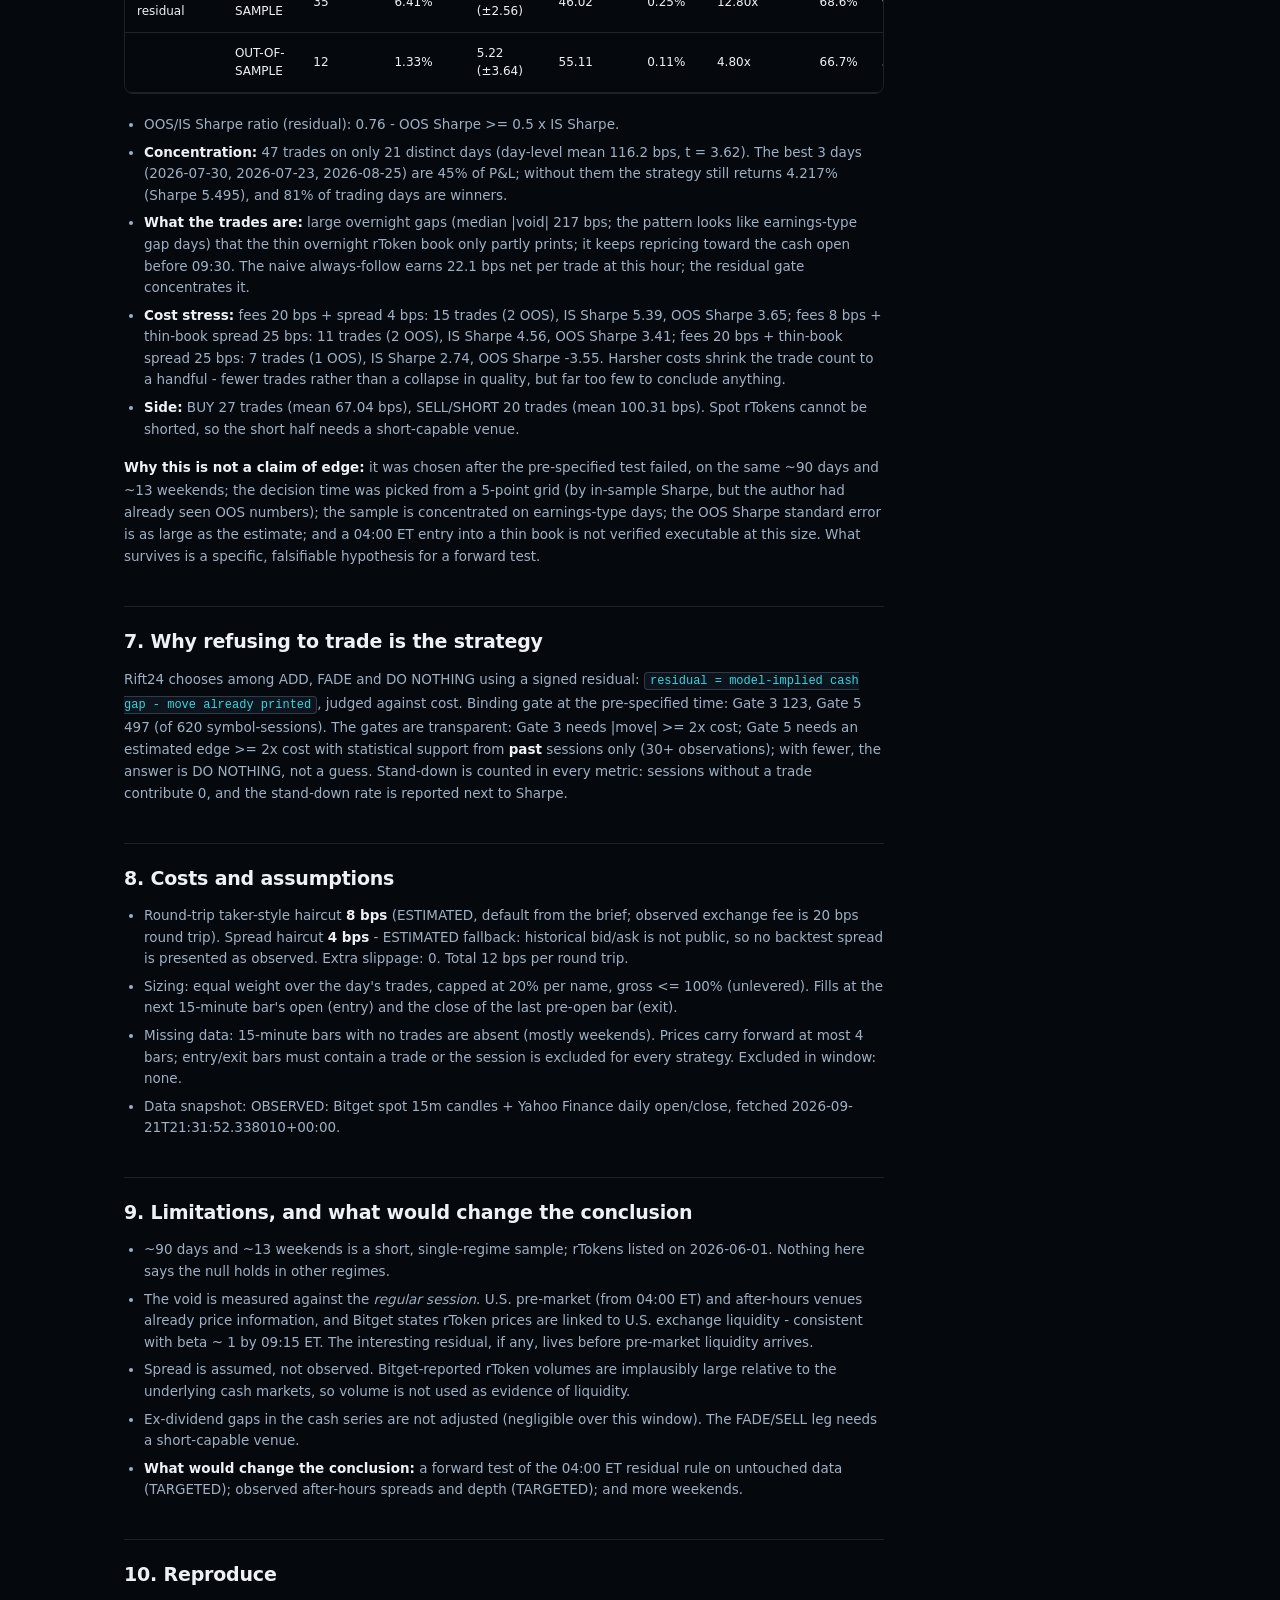
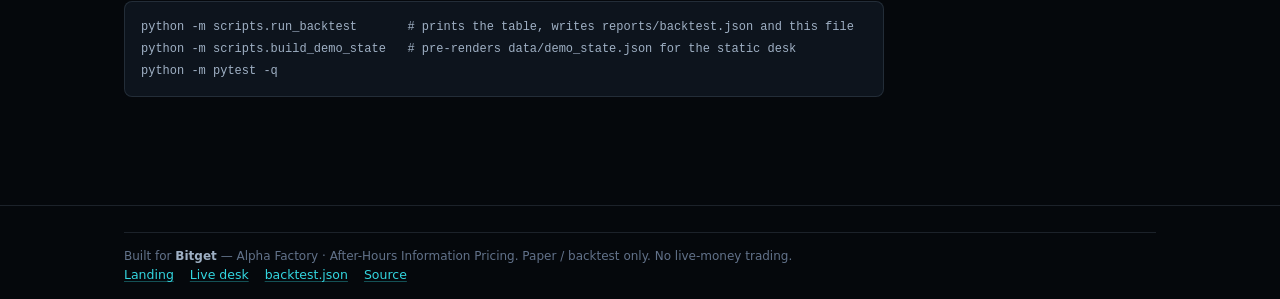
<file: app/thesis/index.html>
<!doctype html>
<html lang="en">
<head>
  <meta charset="utf-8">
  <meta name="viewport" content="width=device-width, initial-scale=1">
  <title>Rift24 — thesis &amp; findings</title>
  <meta name="description" content="Rift24's full research write-up: the pre-specified fade hypothesis, why it was rejected, what is actually priced in, and the exploratory residual rule found afterward. Every number is read from the backtest result objects, none typed by hand.">
  <meta name="theme-color" content="#05080c">
  <link rel="icon" href="data:image/svg+xml,%3Csvg xmlns='http://www.w3.org/2000/svg' viewBox='0 0 32 32'%3E%3Crect width='32' height='32' rx='7' fill='%2305080c'/%3E%3Cpath d='M4 5 L15 5 L11 27 L0 27 Z' fill='%233a4656'/%3E%3Cpath d='M19 8 L28 8 L24 29 L15 29 Z' fill='%2333d6e0'/%3E%3C/svg%3E">
  <link rel="stylesheet" href="../styles.css">
  <link rel="stylesheet" href="../landing/landing.css">
  <link rel="stylesheet" href="thesis.css">
</head>
<body>
  <div class="riftbg" aria-hidden="true"></div>
  <a class="skip" href="#main">Skip to content</a>

  <nav class="lnav" aria-label="Primary">
    <a class="brand" href="../landing/index.html">
      <span class="mark" aria-hidden="true">
        <svg viewBox="0 0 32 32" width="24" height="24" role="img" aria-label="Rift24 mark">
          <path d="M4 5 L15 5 L11 27 L0 27 Z" fill="currentColor" opacity="0.34"/>
          <path d="M19 8 L28 8 L24 29 L15 29 Z" fill="currentColor"/>
        </svg>
      </span>
      <span class="wordmark"><span class="rf">Rift</span><span class="yr">24</span></span>
    </a>
    <div class="cta">
      <a class="lbtn ghost" href="../../reports/thesis.md">Raw markdown</a>
      <a class="lbtn primary" href="../index.html">Open the live desk →</a>
    </div>
  </nav>

  <main id="main" tabindex="-1">
    <section class="lsection" style="padding-top:44px;border-top:0">
      <div class="lwrap">
        <div class="leyebrow">Research thesis</div>
        <div class="tcontent" id="tcontent" aria-live="polite">
          <p class="lsub">Loading thesis.md…</p>
        </div>
      </div>
    </section>
  </main>

  <footer class="lfoot">
    <div class="lwrap">
      <span class="bitget">Built for <b>Bitget</b> — Alpha Factory · After-Hours Information Pricing. Paper / backtest only. No live-money trading.</span>
      <span class="links">
        <a href="../landing/index.html">Landing</a>
        <a href="../index.html">Live desk</a>
        <a href="../../reports/backtest.json" download>backtest.json</a>
        <a href="https://github.com/Megacollins/rift24">Source</a>
      </span>
    </div>
  </footer>

  <script src="thesis.js"></script>
</body>
</html>
</file>
<file: app/styles.css>
/* ==================================================================================================
   RIFT24 — design system
   Institutional research terminal. Two planes, one rift. Restraint over decoration.
   ================================================================================================== */
:root {
  /* ---- surfaces: obsidian base, cool and dark, no gradients-as-decoration */
  --bg: #05080c;
  --surface-1: #0a0f16;
  --surface-2: #0d141d;
  --surface-3: #111a25;
  --line: rgba(151, 176, 201, 0.16);
  --line-2: rgba(151, 176, 201, 0.25);
  --line-3: rgba(151, 176, 201, 0.36);
  --shadow: 0 2px 10px rgba(0, 0, 0, 0.28), inset 0 1px 0 rgba(255, 255, 255, 0.025);

  /* ---- text */
  --text: #eef2f7;
  --text-dim: #9fb0c4;
  --text-faint: #62728a;

  /* ---- semantic accents: cyan = product/interaction, green = confirmed, red = risk,
          amber = estimated, purple = targeted/research */
  --cyan: #33d6e0;
  --cyan-dim: #1fa7b0;
  --cyan-bg: rgba(51, 214, 224, 0.10);
  --cyan-line: rgba(51, 214, 224, 0.38);
  --green: #3ecf8e;
  --green-bg: rgba(62, 207, 142, 0.11);
  --green-line: rgba(62, 207, 142, 0.4);
  --red: #ec6b6b;
  --red-bg: rgba(236, 107, 107, 0.11);
  --red-line: rgba(236, 107, 107, 0.4);
  --amber: #cf9a44;
  --amber-bg: rgba(207, 154, 68, 0.12);
  --amber-line: rgba(207, 154, 68, 0.42);
  --purple: #8d93ea;
  --purple-bg: rgba(141, 147, 234, 0.12);
  --purple-line: rgba(141, 147, 234, 0.4);
  --focus: #33d6e0;

  --mono: ui-monospace, "SF Mono", "Cascadia Mono", Menlo, Consolas, monospace;
  --sans: Inter, system-ui, -apple-system, "Segoe UI", Roboto, sans-serif;
  --ease: cubic-bezier(.2, .7, .3, 1);
  color-scheme: dark;
}
* { box-sizing: border-box; }
html { background: var(--bg); }
body {
  margin: 0; background: var(--bg); color: var(--text);
  font: 14px/1.55 var(--sans); font-variant-numeric: tabular-nums; -webkit-font-smoothing: antialiased;
  position: relative;
}
a { color: var(--cyan); text-decoration-color: rgba(51, 214, 224, 0.35); text-underline-offset: 2px; }
a:hover { text-decoration-color: currentColor; }
h1, h2, h3, h4 { margin: 0; font-weight: 620; letter-spacing: -0.006em; color: var(--text); }
h2 { font-size: 15px; }
h3 { font-size: 12.5px; color: var(--text-dim); letter-spacing: 0.02em; font-weight: 600; }
p { margin: 0; }
button { font: inherit; color: inherit; cursor: pointer; background: none; }
:focus-visible { outline: 2px solid var(--focus); outline-offset: 2px; border-radius: 3px; }
.skip { position: absolute; left: -999px; top: 8px; background: var(--focus); color: #06181a; padding: 6px 10px; border-radius: 4px; z-index: 50; }
.skip:focus { left: 8px; }
.mono { font-family: var(--mono); }
.muted { color: var(--text-dim); }
.faint { color: var(--text-faint); }
.num { text-align: right; font-family: var(--mono); font-size: 13px; font-variant-numeric: tabular-nums; }
.pos { color: var(--green); } .neg { color: var(--red); }
::selection { background: rgba(51, 214, 224, 0.25); }

/* ================================================================ the rift: ambient background */
.riftbg { position: fixed; inset: 0; z-index: -1; pointer-events: none; overflow: hidden; background: var(--bg); }
.riftbg::before {
  content: ""; position: absolute; inset: -15%;
  background:
    linear-gradient(118deg, rgba(151, 176, 201, 0.030) 0%, rgba(151, 176, 201, 0.030) 41.5%, transparent 42.5%, transparent 100%),
    linear-gradient(118deg, transparent 0%, transparent 57.5%, rgba(51, 214, 224, 0.032) 58.5%, rgba(51, 214, 224, 0.012) 63%, transparent 64%);
}
.riftbg::after {
  content: ""; position: absolute; inset: -15%;
  background: linear-gradient(118deg, transparent 49.4%, rgba(51, 214, 224, 0.085) 50%, transparent 50.6%);
  filter: blur(0.5px);
  animation: rift-drift 100s linear infinite alternate;
  transition: transform 1200ms var(--ease), opacity 1200ms var(--ease);
}
@keyframes rift-drift { from { transform: translate3d(0, 0, 0) rotate(0deg); } to { transform: translate3d(-1.4%, 1%, 0) rotate(0.25deg); } }
@media (prefers-reduced-motion: reduce) { .riftbg::after { animation: none; } }
body[data-replay-step="0"] .riftbg::after { transform: rotate(0deg); }
body[data-replay-step="1"] .riftbg::after { transform: rotate(0.15deg) translateX(0.2%); }
body[data-replay-step="2"] .riftbg::after { transform: rotate(0.4deg) translateX(0.6%); }
body[data-replay-step="3"] .riftbg::after { transform: rotate(0.7deg) translateX(1%); opacity: 1.3; }
body[data-replay-step="4"] .riftbg::after { transform: rotate(-0.3deg) translateX(-0.6%); opacity: 1.15; }
body[data-replay-step="5"] .riftbg::after { transform: rotate(-0.6deg) translateX(-1.1%); opacity: 1; }

/* ================================================================ top bar */
.top { display: flex; align-items: center; gap: 22px; padding: 12px 22px; border-bottom: 1px solid var(--line); background: rgba(10, 15, 22, 0.86); backdrop-filter: blur(10px); -webkit-backdrop-filter: blur(10px); position: sticky; top: 0; z-index: 5; flex-wrap: wrap; }
.brand { display: flex; align-items: center; gap: 10px; min-width: 0; }
.mark { color: var(--cyan); align-self: center; display: inline-flex; flex: none; }
.wordmark { font-size: 17px; font-weight: 680; letter-spacing: -0.01em; display: inline-flex; align-items: baseline; gap: 1px; white-space: nowrap; }
.wordmark .rf { color: var(--text); }
.wordmark .yr { color: var(--cyan); font-weight: 560; }
.tag { color: var(--text-faint); font-size: 12px; padding-left: 12px; border-left: 1px solid var(--line-2); margin-left: 2px; }
.tabs { display: flex; gap: 2px; margin-left: 10px; }
.tabs button { border: 0; border-bottom: 2px solid transparent; padding: 9px 14px 8px; color: var(--text-faint); font-weight: 560; font-size: 13.5px; transition: color 180ms var(--ease), border-color 180ms var(--ease); }
.tabs button:hover { color: var(--text-dim); }
.tabs button[aria-selected="true"] { color: var(--text); border-bottom-color: var(--cyan); }
/* No ring for mouse/touch clicks — the active-tab underline already shows state.
   :focus-visible (keyboard nav) still gets a ring, which accessibility requires. */
.tabs button:focus { outline: none; }
.tabs button:focus-visible { outline: none; box-shadow: inset 0 0 0 1px var(--cyan-line), 0 0 0 3px var(--cyan-bg); border-radius: 4px; }

/* compact live-state indicator, top right */
.statuspill { margin-left: auto; display: flex; align-items: center; gap: 9px; padding: 5px 12px 5px 10px; border: 1px solid var(--line-2); border-radius: 7px; background: var(--surface-2); }
.statuspill .dot { width: 7px; height: 7px; border-radius: 50%; background: var(--amber); flex: none; box-shadow: 0 0 0 3px rgba(207, 154, 68, 0.14); }
.statuspill .dot.green { background: var(--green); box-shadow: 0 0 0 3px rgba(62, 207, 142, 0.14); }
.statuspill .txt { display: flex; flex-direction: column; line-height: 1.25; }
.statuspill .l1 { font-size: 11px; font-weight: 650; letter-spacing: 0.04em; color: var(--text-dim); }
.statuspill .l2 { font-size: 10.5px; color: var(--text-faint); }
.statuspill .l2.neg { color: var(--red); }

.paper { padding: 7px 22px; font-size: 12px; color: var(--text-faint); background: var(--surface-1); border-bottom: 1px solid var(--line); }
main { padding: 20px 22px 44px; max-width: 1360px; margin: 0 auto; outline: none; }
.view[hidden] { display: none; }
.foot { display: flex; justify-content: space-between; align-items: center; gap: 12px; flex-wrap: wrap; padding: 16px 22px; color: var(--text-faint); font-size: 12px; border-top: 1px solid var(--line); }
.foot .bitget { display: inline-flex; align-items: center; gap: 6px; color: var(--text-faint); }
.foot .bitget b { color: var(--text-dim); font-weight: 600; }

/* ================================================================ labels / badges */
.lab { font-size: 9.5px; letter-spacing: 0.07em; font-weight: 700; padding: 2px 6px; border-radius: 3px; border: 1px solid; white-space: nowrap; vertical-align: middle; }
.lab-obs { color: var(--green); border-color: var(--green-line); background: var(--green-bg); }
.lab-est { color: var(--amber); border-color: var(--amber-line); background: var(--amber-bg); }
.lab-tgt { color: var(--purple); border-color: var(--purple-line); background: var(--purple-bg); }
.lab-src { color: var(--green); border-color: var(--green-line); background: var(--green-bg); }
.lab-ill { color: var(--text-faint); border-color: var(--line-2); background: transparent; }
.lab-post { color: var(--amber); border-color: var(--amber-line); background: var(--amber-bg); }

/* validation-status tag: makes an unvalidated estimate visually distinct from a backtest result */
.notval { display: inline-flex; align-items: center; gap: 5px; font-size: 9.5px; letter-spacing: 0.05em; font-weight: 650; color: var(--amber); border: 1px dashed var(--amber-line); background: var(--amber-bg); padding: 2px 7px 2px 6px; border-radius: 4px; white-space: nowrap; }
.notval::before { content: "◇"; font-size: 10px; }

/* ================================================================ panels */
.panel { background: var(--surface-1); border: 1px solid var(--line); border-radius: 9px; box-shadow: var(--shadow); }
.panel > .hd { display: flex; align-items: center; justify-content: space-between; gap: 12px; padding: 12px 15px; border-bottom: 1px solid var(--line); }
.panel > .bd { padding: 15px; }
.grid-2 { display: grid; grid-template-columns: minmax(0, 1fr) minmax(0, 1fr); gap: 16px; }
.stack { display: grid; gap: 16px; grid-template-columns: minmax(0, 1fr); }
.split > *, .grid-2 > *, .stack > * { min-width: 0; }
.split { display: grid; grid-template-columns: minmax(0, 1.55fr) minmax(0, 1fr); gap: 16px; align-items: start; }
.split-r { grid-template-columns: minmax(0, 1.2fr) minmax(0, 1fr); }
.sticky { position: sticky; top: 68px; }

/* ================================================================ status modules (top clock band) */
.clock { display: grid; grid-template-columns: 1.15fr 1fr 1.15fr; gap: 0; border: 1px solid var(--line); border-radius: 10px; background: var(--surface-1); overflow: hidden; box-shadow: var(--shadow); }
.clock > div { padding: 15px 18px; }
.clock .mid { border-left: 1px solid var(--line); border-right: 1px solid var(--line); text-align: center; display: grid; align-content: center; gap: 3px; background: var(--surface-2); }
.clock .kicker { font-size: 10.5px; letter-spacing: 0.09em; font-weight: 650; color: var(--text-faint); text-transform: uppercase; }
.clock .big { font-size: 27px; line-height: 1.1; font-weight: 660; letter-spacing: -0.01em; margin-top: 3px; }
.clock .closed { color: var(--amber); }
.clock .open24 { color: var(--green); }
.clock .sub { color: var(--text-dim); font-size: 12px; margin-top: 5px; line-height: 1.4; }
.clock .asof { font-family: var(--mono); font-size: 18px; font-weight: 600; white-space: nowrap; color: var(--text); }
.live { margin-top: 9px; font-size: 11.5px; color: var(--text-faint); }
.pulse { display: inline-block; width: 6px; height: 6px; border-radius: 50%; background: var(--green); margin-right: 8px; vertical-align: middle; box-shadow: 0 0 0 0 rgba(62, 207, 142, .55); animation: pulse 2.2s infinite; flex: none; }
@keyframes pulse { 70% { box-shadow: 0 0 0 7px rgba(62, 207, 142, 0); } 100% { box-shadow: 0 0 0 0 rgba(62, 207, 142, 0); } }
@media (prefers-reduced-motion: reduce) { .pulse { animation: none; } * { scroll-behavior: auto !important; } }

/* ================================================================ decision-time selector */
.seg { display: inline-flex; border: 1px solid var(--line-2); border-radius: 7px; overflow: hidden; flex-wrap: wrap; }
.seg button { background: var(--surface-2); border: 0; border-right: 1px solid var(--line-2); padding: 7px 13px; color: var(--text-dim); font-size: 12.5px; font-weight: 560; transition: background 170ms var(--ease), color 170ms var(--ease); }
.seg button:last-child { border-right: 0; }
.seg button:hover { color: var(--text); }
.seg button[aria-pressed="true"] { background: var(--cyan-bg); color: var(--cyan); font-weight: 650; }
.ctrl { display: flex; align-items: center; gap: 12px; flex-wrap: wrap; }

/* ================================================================ the hero moment — CURRENT VOID / DO NOTHING */
.stand { display: flex; align-items: center; gap: 22px; border: 1px solid var(--line-2); border-radius: 11px; padding: 16px 22px; background: var(--surface-1); box-shadow: var(--shadow); margin: 16px 0; position: relative; overflow: hidden; }
.stand::before { content: ""; position: absolute; left: 0; top: 0; bottom: 0; width: 3px; background: var(--text-dim); opacity: .5; }
.stand.traded::before { background: var(--cyan); opacity: .8; }
.stand .figure { display: flex; flex-direction: column; align-items: center; line-height: 1; flex: none; }
.stand .kicker { font-size: 10px; letter-spacing: 0.1em; font-weight: 700; color: var(--text-faint); text-transform: uppercase; margin-bottom: 7px; }
.stand .count { font-size: 38px; font-weight: 700; line-height: 1; letter-spacing: -0.02em; font-family: var(--mono); }
.stand .divider { width: 1px; align-self: stretch; background: var(--line-2); }
.stand .words { font-size: 21px; font-weight: 650; letter-spacing: 0.01em; color: var(--text); }
.stand .why { color: var(--text-dim); font-size: 12.5px; max-width: 66ch; margin-top: 4px; line-height: 1.5; }
.stand.traded .words { color: var(--text); }
.pill { display: inline-flex; align-items: center; gap: 5px; padding: 3px 9px; border-radius: 5px; font-weight: 650; font-size: 11.5px; letter-spacing: 0.03em; border: 1px solid; white-space: nowrap; }
.pill::before { content: ""; width: 5px; height: 5px; border-radius: 50%; background: currentColor; flex: none; }
.pill.nothing { color: var(--text-dim); border-color: var(--line-2); background: var(--surface-2); }
.pill.add { color: var(--green); border-color: var(--green-line); background: var(--green-bg); }
.pill.fade { color: var(--red); border-color: var(--red-line); background: var(--red-bg); }
.pill.flatten { color: var(--cyan); border-color: var(--cyan-line); background: var(--cyan-bg); }
.pill.lg { font-size: 17px; padding: 5px 13px; }

/* ================================================================ table */
.tablewrap { overflow-x: auto; }
table { width: 100%; border-collapse: collapse; }
th { text-align: left; font-size: 10.5px; letter-spacing: 0.05em; text-transform: uppercase; color: var(--text-faint); font-weight: 620; padding: 10px 12px; vertical-align: bottom; border-bottom: 1px solid var(--line-2); white-space: nowrap; }
th.num { text-align: right; }
td { padding: 11px 12px; border-bottom: 1px solid var(--line); vertical-align: middle; }
tr.row { cursor: pointer; transition: background 150ms var(--ease); }
tr.row:hover td { background: var(--surface-2); }
tr.row[aria-selected="true"] td { background: var(--cyan-bg); }
tr.row[aria-selected="true"] td:first-child { box-shadow: inset 2px 0 var(--cyan); }
tr.total td { font-weight: 620; border-bottom: 0; }
td .sym { font-weight: 650; background: none; border: 0; padding: 0; text-align: left; color: var(--text); font-size: 13.5px; }
td .sym small { color: var(--text-faint); font-weight: 500; margin-left: 6px; font-size: 11px; }
td.stancecell { white-space: nowrap; }
.sub2 { display: block; color: var(--text-faint); font-size: 10.5px; font-family: var(--sans); margin-top: 2px; }
.statusdot { display: inline-flex; align-items: center; gap: 6px; font-size: 11px; color: var(--text-dim); }
.statusdot i { width: 6px; height: 6px; border-radius: 50%; background: var(--green); flex: none; }
.statusdot.est i { background: var(--amber); }

/* ================================================================ row detail — RIFT24 ANALYSIS */
.detail h2 { display: flex; gap: 10px; align-items: baseline; flex-wrap: wrap; font-size: 17px; }
.detail .eyebrow { font-size: 10px; letter-spacing: 0.1em; text-transform: uppercase; color: var(--cyan); font-weight: 700; display: block; margin-bottom: 3px; }
.kv { display: grid; grid-template-columns: repeat(3, minmax(0, 1fr)); gap: 1px; margin: 13px 0; background: var(--line); border: 1px solid var(--line); border-radius: 7px; overflow: hidden; }
.kv > div { background: var(--surface-1); padding: 10px 11px; }
.kv .k { font-size: 10px; letter-spacing: 0.05em; text-transform: uppercase; color: var(--text-faint); display: flex; gap: 6px; align-items: center; flex-wrap: wrap; }
.kv .v { font-family: var(--mono); font-size: 16px; font-weight: 620; margin-top: 3px; color: var(--text); }
.explain { border-left: 2px solid var(--line-3); padding: 9px 13px; background: var(--surface-2); color: var(--text-dim); border-radius: 0 7px 7px 0; margin: 11px 0; font-size: 13px; line-height: 1.55; }
.calc { border: 1px solid var(--line-2); border-radius: 7px; padding: 11px 13px; margin: 10px 0; font-family: var(--mono); font-size: 12.5px; color: var(--text-dim); background: var(--surface-2); }
.calc .ln { display: flex; justify-content: space-between; padding: 2px 0; }
.calc .ln.op { color: var(--text-faint); }
.calc .ln.eq { border-top: 1px solid var(--line-2); margin-top: 4px; padding-top: 6px; color: var(--text); font-weight: 650; }
.gates { list-style: none; margin: 9px 0 0; padding: 0; display: grid; gap: 5px; }
.gates li { display: grid; grid-template-columns: 20px 1fr; gap: 6px; font-size: 12px; color: var(--text-dim); }
.gates li b { color: var(--text); font-weight: 600; }
.gates .ok { color: var(--green); font-weight: 700; } .gates .no { color: var(--red); font-weight: 700; }
.note { color: var(--text-dim); font-size: 12.5px; }
.callout { border: 1px solid var(--line-2); border-left: 3px solid var(--amber); background: var(--amber-bg); padding: 11px 15px; border-radius: 7px; font-size: 13px; line-height: 1.55; }
.callout.bad { border-left-color: var(--red); background: var(--red-bg); }
.callout.blue { border-left-color: var(--cyan); background: var(--cyan-bg); }
.valstatus { border: 1px solid var(--line-2); border-radius: 7px; padding: 11px 13px; margin-top: 10px; font-size: 12.5px; color: var(--text-dim); line-height: 1.55; background: var(--surface-2); }
.valstatus b { color: var(--text); }

/* ================================================================ events */
.events { display: grid; gap: 9px; }
.ev { border: 1px solid var(--line); border-radius: 7px; padding: 10px 13px; background: var(--surface-2); }
.ev .h { font-weight: 600; font-size: 13px; color: var(--text); }
.ev .m { color: var(--text-dim); font-size: 12px; margin-top: 5px; line-height: 1.5; }
.chips { display: flex; gap: 6px; flex-wrap: wrap; margin-top: 7px; }
.chip { font-size: 10.5px; padding: 2px 8px; border-radius: 9px; border: 1px solid var(--line-2); color: var(--text-dim); }
.chip.direct { color: var(--cyan); border-color: var(--cyan-line); background: var(--cyan-bg); }
.chip.none { color: var(--text-faint); border-style: dashed; }

/* ================================================================ backtest / research report */
.researchhd { display: flex; align-items: baseline; gap: 10px; flex-wrap: wrap; }
.researchhd .eyebrow { font-size: 10.5px; letter-spacing: 0.1em; text-transform: uppercase; color: var(--text-faint); font-weight: 650; }
.verdict { font-size: 19px; font-weight: 680; letter-spacing: -0.01em; }
.verdict.rej { color: var(--red); }
.metrics td, .metrics th { padding: 8px 11px; }
.metrics td.k { color: var(--text-dim); }
.metrics tr.sep td { border-top: 1px solid var(--line-2); }
.timeline { display: grid; grid-template-columns: 2fr 1fr; border-radius: 7px; overflow: hidden; font-size: 12px; font-weight: 650; margin: 7px 0; }
.timeline div { padding: 9px 13px; }
.timeline .is { background: var(--cyan-bg); color: var(--cyan); border: 1px solid var(--cyan-line); }
.timeline .oos { background: var(--amber-bg); color: var(--amber); border: 1px solid var(--amber-line); border-left: 0; }
.timeline span { display: block; font-weight: 480; color: var(--text-dim); }
.chart { width: 100%; height: auto; display: block; }
.chart text { fill: var(--text-faint); font-size: 11px; font-family: var(--sans); }
.chart .axis { stroke: var(--line-2); }
.chart .grid { stroke: var(--line); }
.legend { display: flex; gap: 16px; flex-wrap: wrap; font-size: 12px; color: var(--text-dim); margin: 7px 0 0; }
.legend i { display: inline-block; width: 16px; height: 0; border-top: 2px solid; vertical-align: middle; margin-right: 6px; }
details.fold { border: 1px solid var(--line); border-radius: 9px; background: var(--surface-1); }
details.fold > summary { padding: 11px 15px; cursor: pointer; font-weight: 590; font-size: 13.5px; color: var(--text-dim); list-style: none; display: flex; align-items: center; gap: 8px; }
details.fold > summary::before { content: "▸"; color: var(--text-faint); font-size: 11px; transition: transform 170ms var(--ease); }
details.fold[open] > summary::before { transform: rotate(90deg); }
details.fold > summary::-webkit-details-marker { display: none; }
details.fold > div { padding: 0 15px 15px; }
.postbanner { display: flex; gap: 10px; align-items: center; border: 1px solid var(--amber-line); background: var(--amber-bg); color: var(--amber); padding: 9px 15px; border-radius: 7px; font-weight: 600; font-size: 12.5px; }
ul.tight { margin: 7px 0 0; padding-left: 18px; color: var(--text-dim); }
ul.tight li { margin: 4px 0; }

/* ================================================================ replay */
.stepper { display: grid; grid-template-columns: repeat(6, minmax(0, 1fr)); gap: 7px; list-style: none; padding: 0; margin: 0 0 15px; counter-reset: st; }
.stepper li { border: 1px solid var(--line); border-radius: 7px; padding: 9px 11px; background: var(--surface-1); font-size: 11.5px; color: var(--text-faint); position: relative; transition: border-color 200ms var(--ease), background 200ms var(--ease), color 200ms var(--ease); }
.stepper li::before { counter-increment: st; content: counter(st); display: inline-flex; width: 17px; height: 17px; align-items: center; justify-content: center; border-radius: 50%; border: 1px solid var(--line-2); font-size: 10px; margin-right: 6px; }
.stepper li.done { color: var(--text-dim); border-color: var(--line-2); }
.stepper li.now { color: var(--cyan); background: var(--cyan-bg); border-color: var(--cyan-line); font-weight: 620; }
.stepper li.now::before { border-color: var(--cyan); color: var(--cyan); }
.stepper li.future { opacity: .5; }
.replaybar { display: flex; gap: 10px; align-items: center; flex-wrap: wrap; margin-bottom: 13px; }
.btn { background: var(--surface-2); border: 1px solid var(--line-2); border-radius: 7px; padding: 7px 14px; font-weight: 590; font-size: 13px; color: var(--text-dim); transition: border-color 170ms var(--ease), color 170ms var(--ease), background 170ms var(--ease); }
.btn:hover { border-color: var(--line-3); color: var(--text); }
.btn.primary { background: var(--cyan-bg); color: var(--cyan); border-color: var(--cyan-line); font-weight: 630; }
.btn.primary:hover { background: rgba(51, 214, 224, 0.16); }
.btn[disabled] { opacity: .4; cursor: not-allowed; }
.rclock { font-family: var(--mono); font-size: 14.5px; color: var(--text); }
.hidden-future { border: 1px dashed var(--line-2); border-radius: 9px; padding: 28px; text-align: center; color: var(--text-faint); }
.bars { display: grid; gap: 7px; }
.bar { display: grid; grid-template-columns: 96px 1fr 70px; gap: 8px; align-items: center; font-size: 12px; }
.bar .track { background: var(--surface-2); height: 12px; border-radius: 3px; position: relative; }
.bar .fill { position: absolute; top: 0; bottom: 0; border-radius: 3px; transition: width 260ms var(--ease); }

@media (max-width: 1020px) {
  .split-r { grid-template-columns: 1fr; }
  .clock { grid-template-columns: 1fr; }
  .clock .mid { border: 0; border-top: 1px solid var(--line); border-bottom: 1px solid var(--line); }
  .grid-2 { grid-template-columns: 1fr; }
  .stepper { grid-template-columns: repeat(2, 1fr); }
  .kv { grid-template-columns: repeat(2, 1fr); }
}
@media (max-width: 600px) {
  main { padding: 14px 12px 32px; }
  .top { padding: 9px 12px; gap: 8px; }
  .tag { display: none; }
  .clock .big { font-size: 23px; }
  .stand .count { font-size: 30px; } .stand .words { font-size: 17px; }
  .stand { flex-wrap: wrap; }
}

.thl { display: block; font-size: 9px; letter-spacing: 0.09em; font-weight: 650; margin-top: 2px; }
.thl.obs { color: var(--green); } .thl.est { color: var(--amber); } .thl.tgt { color: var(--purple); }

/* ================================================================ responsive refinements */
.scrollhint { display: none; padding: 6px 14px 10px; color: var(--text-faint); }
.metrics td:first-child, .metrics th:first-child { position: sticky; left: 0; background: var(--surface-1); z-index: 1; }
.metrics thead th:first-child { z-index: 2; }
.tablewrap { -webkit-overflow-scrolling: touch; }

@media (max-width: 1380px) {
  .split { grid-template-columns: minmax(0, 1fr); }
  .sticky { position: static; }
}
.split.one { grid-template-columns: minmax(0, 1fr); }
@media (min-width: 1700px) {
  main { max-width: 1560px; }
  body { font-size: 15px; }
}
@media (min-width: 2200px) {
  main { max-width: 1840px; }
  body { font-size: 16px; }
}

@media (pointer: coarse) {
  .tabs button, .seg button, .btn { min-height: 44px; }
  tr.row td { padding-top: 13px; padding-bottom: 13px; }
}

@media (max-width: 760px) {
  .scrollhint { display: block; }
  .top { position: static; }
  .tabs { margin-left: 0; width: 100%; }
  .tabs button { flex: 1; padding: 10px 6px; text-align: center; }
  .statuspill { margin-left: 0; width: 100%; justify-content: flex-start; }
  .paper { padding: 6px 12px; }
  .seg { width: 100%; }
  .seg button { flex: 1 1 30%; padding: 10px 6px; }
  .panel > .hd { flex-wrap: wrap; }
  .kv { grid-template-columns: repeat(2, minmax(0, 1fr)); }
  .kv .v { font-size: 15px; }
  .stand { padding: 13px 15px; gap: 13px; }
  .foot { flex-direction: column; align-items: flex-start; }
  .bar { grid-template-columns: 74px 1fr 62px; }
  .replaybar .btn { flex: 1 1 auto; }
  #r-clock { flex-basis: 100%; margin-left: 0 !important; }
}
@media (max-width: 380px) {
  .clock .big { font-size: 21px; }
  .clock > div { padding: 13px 14px; }
  .clock .asof { font-size: 16px; }
  .wordmark { font-size: 15px; }
  .kv { grid-template-columns: 1fr; }
  .stand .count { font-size: 26px; } .stand .words { font-size: 15px; }
  .pill.lg { font-size: 15px; padding: 4px 11px; }
  .stepper { grid-template-columns: 1fr; }
}

@media (max-width: 900px) {
  /* residual / decision / outcome tables become stacked cards */
  table.cards, table.cards tbody { display: block; }
  table.cards thead { display: none; }
  table.cards tr { display: grid; grid-template-columns: minmax(0, 1fr) auto; border: 1px solid var(--line); border-radius: 9px; margin: 9px 10px; padding: 4px 0; background: var(--surface-2); }
  table.cards tr.row[aria-selected="true"] { border-color: var(--cyan-line); }
  table.cards tr.row[aria-selected="true"] td:first-child { box-shadow: none; }
  table.cards td { display: flex; justify-content: space-between; align-items: baseline; gap: 12px; border: 0; padding: 5px 13px; text-align: right; }
  table.cards td::before { content: attr(data-l); color: var(--text-faint); font-size: 10px; letter-spacing: .05em; text-transform: uppercase; text-align: left; flex: none; }
  table.cards td .cv { text-align: right; min-width: 0; }
  table.cards td:first-child { justify-content: flex-start; border-bottom: 1px solid var(--line); padding: 7px 13px 9px; margin-bottom: 2px; font-size: 14.5px; }
  table.cards td:first-child::before { display: none; }
  table.cards td { grid-column: 1 / -1; }
  table.cards td:first-child { grid-column: 1; grid-row: 1; }
  table.cards td.stancecell { grid-column: 2; grid-row: 1; border-bottom: 1px solid var(--line); padding: 7px 13px 9px; margin-bottom: 2px; display: block; text-align: right; }
  table.cards td.stancecell::before { display: none; }
  table.cards tr.total td { border-bottom: 0; }
  table.cards .sub2 { text-align: right; }
}
</file>
<file: app/landing/landing.css>
/* Rift24 landing page — components on top of the shared tokens in ../styles.css (same design system, no duplication). */

body { overflow-x: hidden; }
.lnav { display: flex; align-items: center; gap: 18px; padding: 14px 24px; border-bottom: 1px solid transparent; background: rgba(10, 15, 22, 0.5); backdrop-filter: blur(10px); -webkit-backdrop-filter: blur(10px); position: sticky; top: 0; z-index: 5; flex-wrap: wrap; transition: background 200ms var(--ease), border-color 200ms var(--ease); }
.lnav.scrolled { background: rgba(10, 15, 22, 0.86); border-bottom-color: var(--line); }
.lnav .brand { display: flex; align-items: center; gap: 10px; text-decoration: none; color: inherit; }
.lnav .mark { color: var(--cyan); display: inline-flex; }
.lnav .wordmark { font-size: 17px; font-weight: 680; letter-spacing: -0.01em; display: inline-flex; align-items: baseline; gap: 1px; }
.lnav .wordmark .rf { color: var(--text); }
.lnav .wordmark .yr { color: var(--cyan); font-weight: 560; }
.lnavlinks { display: flex; gap: 22px; margin-left: 10px; }
.lnavlinks a { font-size: 13px; color: var(--text-dim); text-decoration: none; transition: color 150ms var(--ease); }
.lnavlinks a:hover { color: var(--text); }
.lnav .cta { margin-left: auto; display: flex; gap: 10px; align-items: center; }
.lnav .cta .lbtn { padding: 9px 16px; font-size: 13.5px; }

.lwrap { max-width: 1080px; margin: 0 auto; padding: 0 24px; }
.lsection { padding: 46px 0; border-top: 1px solid var(--line); }
.lsection:first-of-type { border-top: 0; }
.leyebrow { font-size: 11px; letter-spacing: 0.12em; text-transform: uppercase; color: var(--cyan); font-weight: 700; margin-bottom: 9px; }
.lh1 { font-size: clamp(28px, 4vw, 44px); line-height: 1.1; font-weight: 700; letter-spacing: -0.02em; color: var(--text); margin: 0 0 14px; max-width: 18ch; }
.lh1 .dim { color: var(--text-dim); }
.llede { font-size: 16px; line-height: 1.55; color: var(--text-dim); max-width: 60ch; margin: 0 0 20px; }
.lh2 { font-size: 22px; font-weight: 660; letter-spacing: -0.01em; color: var(--text); margin: 0 0 8px; }
.lsub { font-size: 13.5px; color: var(--text-dim); max-width: 68ch; margin: 0 0 20px; line-height: 1.55; }

.lbtn { display: inline-flex; align-items: center; gap: 8px; padding: 12px 22px; border-radius: 8px; font-weight: 620; font-size: 14.5px; text-decoration: none; transition: transform 150ms var(--ease), background 150ms var(--ease), border-color 150ms var(--ease); border: 1px solid transparent; }
.lbtn.primary { background: var(--cyan); color: #06181a; }
.lbtn.primary:hover { background: #4fe0e8; transform: translateY(-1px); }
.lbtn.ghost { border-color: var(--line-2); color: var(--text); background: var(--surface-1); }
.lbtn.ghost:hover { border-color: var(--line-3); background: var(--surface-2); }
.lctas { display: flex; gap: 12px; flex-wrap: wrap; margin-top: 4px; }

.lhero { padding: 40px 0 0; position: relative; }
.lhero .lstatus { display: inline-flex; align-items: center; gap: 9px; padding: 5px 12px 5px 10px; border: 1px solid var(--line-2); border-radius: 20px; background: var(--surface-2); font-size: 12px; color: var(--text-dim); margin-bottom: 12px; }
.lhero .lstatus .dot { width: 7px; height: 7px; border-radius: 50%; background: var(--amber); }
.lhero .lstatus .dot.green { background: var(--green); }

.lsteps { display: grid; grid-template-columns: repeat(3, minmax(0, 1fr)); gap: 14px; }
.lstep { background: var(--surface-1); border: 1px solid var(--line); border-radius: 10px; box-shadow: var(--shadow); padding: 16px 18px 18px; position: relative; }
.lstep .n { font-family: var(--mono); font-size: 11.5px; color: var(--cyan); font-weight: 700; margin-bottom: 8px; }
.lstep h3 { font-size: 14.5px; color: var(--text); margin-bottom: 6px; letter-spacing: -0.005em; }
.lstep p { font-size: 12.5px; color: var(--text-dim); line-height: 1.55; margin: 0; }

/* how it works — 4 step */
.lhow { display: grid; grid-template-columns: repeat(4, minmax(0, 1fr)); gap: 14px; }
.lhstep { padding: 4px 0 0; border-top: 2px solid var(--line-2); }
.lhstep .n { font-family: var(--mono); font-size: 11px; color: var(--text-faint); margin: 10px 0 4px; }
.lhstep .t { font-size: 14.5px; font-weight: 650; color: var(--text); margin-bottom: 6px; }
.lhstep:last-child { border-top-color: var(--cyan); }
.lhstep:last-child .n { color: var(--cyan); }
.lhstep p { font-size: 12.5px; color: var(--text-dim); line-height: 1.55; margin: 0; }
.lhstep p b { color: var(--text); }

/* hero rift visual */
.lriftvisual { position: relative; margin-top: 34px; border-radius: 12px; overflow: hidden; border: 1px solid var(--line); height: 180px; background: var(--surface-1); }
.lrv-bg { position: absolute; inset: 0; width: 100%; height: 100%; }
.lrv-left { fill: rgba(255,255,255,0.02); }
.lrv-right { fill: var(--cyan-bg); }
.lrv-seam { stroke: var(--line-3); stroke-width: 1; }
.lrv-seam-b { stroke: var(--cyan-line); }
.lrv-pane { position: absolute; top: 0; bottom: 0; display: flex; flex-direction: column; justify-content: center; padding: 0 26px; }
.lrv-pane-l { left: 0; width: 40%; align-items: flex-start; }
.lrv-pane-r { right: 0; width: 40%; align-items: flex-end; text-align: right; }
.lrv-k { font-size: 10px; letter-spacing: 0.08em; text-transform: uppercase; color: var(--text-faint); margin-bottom: 6px; }
.lrv-v { font-family: var(--mono); font-size: 17px; font-weight: 650; color: var(--text-dim); }
.lrv-v.closed { color: var(--red); }
.lrv-v.open { color: var(--green); }
.lrv-tick { width: 26px; height: 2px; background: var(--line-3); margin-top: 12px; }
.lrv-tape { display: flex; align-items: flex-end; gap: 4px; margin-top: 14px; height: 16px; }
.lrv-tape span { width: 2px; background: var(--cyan); opacity: 0.5; animation: lrvfade 5s ease-in-out infinite; }
.lrv-tape span:nth-child(1) { height: 7px; animation-delay: 0s; } .lrv-tape span:nth-child(2) { height: 12px; animation-delay: 0.5s; }
.lrv-tape span:nth-child(3) { height: 9px; animation-delay: 1s; } .lrv-tape span:nth-child(4) { height: 16px; animation-delay: 1.5s; }
.lrv-tape span:nth-child(5) { height: 10px; animation-delay: 2s; } .lrv-tape span:nth-child(6) { height: 13px; animation-delay: 2.5s; }
@keyframes lrvfade { 0%, 100% { opacity: 0.3; } 50% { opacity: 0.85; } }
@media (prefers-reduced-motion: reduce) { .lrv-tape span { animation: none; opacity: 0.6; } }

/* DO NOTHING signature section */
.lnothing { text-align: center; padding: 50px 0; }
.ldn-head { font-size: clamp(26px, 4.4vw, 46px); line-height: 1.12; font-weight: 700; letter-spacing: -0.02em; color: var(--text-dim); }
.ldn-word { font-family: var(--mono); font-size: clamp(30px, 5.6vw, 58px); font-weight: 700; letter-spacing: -0.01em; color: var(--cyan); margin-top: 6px; }
.lnothing .lsub { margin-left: auto; margin-right: auto; text-align: center; }
.ldn-stats { display: grid; grid-template-columns: repeat(2, minmax(0, 1fr)); gap: 1px; background: var(--line); border: 1px solid var(--line); border-radius: 10px; overflow: hidden; max-width: 620px; margin: 0 auto; }
.ldn-stat { background: var(--surface-1); padding: 17px 20px; }
.ldn-stat .v { font-family: var(--mono); font-size: 30px; font-weight: 700; color: var(--text); }
.ldn-stat .k { font-size: 11px; color: var(--text-faint); margin-top: 8px; line-height: 1.5; }
.ldn-stat .k .lab { margin-left: 4px; }
.ldn-stat .sub { font-size: 11.5px; color: var(--text-dim); margin-top: 4px; }

/* product preview — the iframe is the real desk; its own nav + disclaimer bar (~98px) is
   cropped out here since the landing nav already covers wayfinding, so only the live product
   content shows, not a second stacked header. */
.lpreview { border: 1px solid var(--line); border-radius: 12px; overflow: hidden; box-shadow: var(--shadow); background: var(--surface-1); height: 480px; }
.lpreview-frame { display: block; width: 100%; height: 578px; margin-top: -98px; border: 0; background: var(--bg); pointer-events: none; }

.lverdict { border: 1px solid var(--line-2); border-radius: 12px; background: var(--surface-1); box-shadow: var(--shadow); padding: 20px 22px; }
.lverdict .top { display: flex; align-items: baseline; gap: 12px; flex-wrap: wrap; margin-bottom: 4px; }
.lverdict .word { font-size: 23px; font-weight: 720; letter-spacing: -0.01em; color: var(--red); }
.lverdict .hyp { font-size: 13px; color: var(--text-dim); line-height: 1.55; margin: 8px 0 16px; max-width: 70ch; }
.lverdict .tablewrap { margin: 0 0 4px; }
.lverdict table { font-size: 12.5px; }
.lfoot-note { margin-top: 13px; font-size: 12px; color: var(--text-dim); line-height: 1.55; }
.lfoot-note + .lfoot-note { margin-top: 6px; }

.lgrid2 { display: grid; grid-template-columns: 1fr 1fr; gap: 14px; }
.lcard { background: var(--surface-1); border: 1px solid var(--line); border-radius: 10px; box-shadow: var(--shadow); padding: 16px 18px; }
.lcard h3 { font-size: 13.5px; color: var(--text); margin-bottom: 8px; }
.lcard p, .lcard li { font-size: 13px; color: var(--text-dim); line-height: 1.6; }
.lcard ul { margin: 0; padding-left: 18px; }
.lcard ul li { margin: 3px 0; }

.ltickers { display: flex; flex-wrap: wrap; gap: 8px; }
.lticker { font-family: var(--mono); font-size: 12.5px; padding: 6px 12px; border: 1px solid var(--line-2); border-radius: 7px; color: var(--text-dim); background: var(--surface-1); }

/* weekend replay timeline */
.lreplaytl { display: flex; align-items: center; gap: 6px; flex-wrap: wrap; }
.lrt-step { background: var(--surface-1); border: 1px solid var(--line); border-radius: 8px; padding: 10px 13px; font-size: 12px; color: var(--text-dim); min-width: 86px; }
.lrt-step span { display: block; font-family: var(--mono); font-size: 10px; color: var(--text-faint); margin-bottom: 4px; letter-spacing: 0.04em; }
.lrt-step.accent { border-color: var(--cyan-line); background: var(--cyan-bg); color: var(--text); }
.lrt-step.accent span { color: var(--cyan); }
.lrt-arrow { color: var(--text-faint); font-size: 13px; }

.llegend { display: flex; gap: 20px; flex-wrap: wrap; margin-top: 2px; }
.llegend .item { display: flex; align-items: flex-start; gap: 10px; max-width: 320px; }
.llegend .item p { font-size: 12.5px; color: var(--text-dim); margin: 4px 0 0; line-height: 1.5; }

.lfinal { text-align: center; padding: 50px 0 46px; }
.lfinal .lctas { justify-content: center; }

.lfoot { border-top: 1px solid var(--line); padding: 26px 0 22px; }
.lfoot-top { display: flex; justify-content: space-between; align-items: flex-start; gap: 24px; flex-wrap: wrap; margin-bottom: 16px; }
.lfoot-brand .wordmark { font-size: 15px; font-weight: 680; }
.lfoot-brand .wordmark .rf { color: var(--text); } .lfoot-brand .wordmark .yr { color: var(--cyan); font-weight: 560; }
.lfoot-brand p { font-size: 12px; color: var(--text-faint); margin: 6px 0 0; }
.lfoot .bitget { color: var(--text-faint); font-size: 12px; display: block; padding-top: 14px; border-top: 1px solid var(--line); }
.lfoot .bitget b { color: var(--text-dim); font-weight: 600; }
.lfoot .links { display: flex; gap: 16px; font-size: 12.5px; flex-wrap: wrap; }

@media (max-width: 900px) {
  .lgrid2 { grid-template-columns: 1fr; }
  .lsteps { grid-template-columns: 1fr; }
  .lhow { grid-template-columns: 1fr 1fr; }
  .ldn-stats { grid-template-columns: 1fr; }
}
@media (max-width: 680px) {
  .lnavlinks { display: none; }
  .lriftvisual { height: auto; padding: 22px 0; }
  .lrv-bg { display: none; }
  .lrv-pane { position: static; width: 100%; padding: 10px 18px; align-items: flex-start; text-align: left; }
  .lrv-pane-r { align-items: flex-start; text-align: left; border-top: 1px solid var(--line); margin-top: 4px; padding-top: 16px; }
}
@media (max-width: 600px) {
  .lwrap { padding: 0 16px; }
  .lsection { padding: 44px 0; }
  .lnav { padding: 10px 14px; }
  .lnav .cta .lbtn { padding: 8px 12px; font-size: 12.5px; }
  .lhow { grid-template-columns: 1fr; }
  .lverdict { padding: 20px; }
  .lfoot .lwrap { flex-direction: column; }
  .lfoot-top { flex-direction: column; }
}
/* the desk's own top bar wraps to multiple lines below ~760px of iframe width (landing viewport
   ~810px, once .lwrap padding/border are subtracted) — crop deeper here so no wrapped-nav text
   ever peeks over the top edge of the preview. */
@media (max-width: 830px) {
  .lpreview { height: 380px; }
  .lpreview-frame { height: 615px; margin-top: -235px; }
}
</file>
<file: app/thesis/thesis.css>
/* Rift24 thesis viewer — markdown typography on top of the shared tokens in ../styles.css
   and the landing chrome in ../landing/landing.css (same design system, no duplication). */

.tcontent { max-width: 760px; }
.tcontent h1 { font-size: clamp(24px, 3.4vw, 32px); line-height: 1.15; font-weight: 700; letter-spacing: -0.02em; color: var(--text); margin: 2px 0 18px; }
.tcontent h2 { font-size: 19px; font-weight: 660; letter-spacing: -0.01em; color: var(--text); margin: 38px 0 12px; padding-top: 20px; border-top: 1px solid var(--line); }
.tcontent h2:first-of-type { margin-top: 0; padding-top: 0; border-top: 0; }
.tcontent h3 { font-size: 14.5px; font-weight: 640; color: var(--text); margin: 20px 0 8px; }
.tcontent p { font-size: 13.5px; line-height: 1.65; color: var(--text-dim); margin: 0 0 14px; }
.tcontent strong { color: var(--text); font-weight: 650; }
.tcontent em { color: var(--text-dim); font-style: italic; }
.tcontent code { font-family: var(--mono); font-size: 12px; background: var(--surface-2); border: 1px solid var(--line-2); border-radius: 4px; padding: 1px 5px; color: var(--cyan); }

.tcontent blockquote.tquote { border-left: 3px solid var(--cyan); background: var(--cyan-bg); padding: 12px 16px; border-radius: 0 8px 8px 0; margin: 0 0 20px; font-size: 13px; line-height: 1.6; color: var(--text-dim); }
.tcontent blockquote.tquote strong { color: var(--text); }
.tcontent blockquote.tquote code { background: rgba(255,255,255,0.06); }

.tcontent pre.tcode { background: var(--surface-2); border: 1px solid var(--line); border-radius: 8px; padding: 14px 16px; overflow-x: auto; margin: 0 0 18px; }
.tcontent pre.tcode code { background: none; border: 0; padding: 0; color: var(--text-dim); font-size: 12px; line-height: 1.6; }

.tcontent ul.tlist, .tcontent ol.tlist { margin: 0 0 16px; padding-left: 20px; }
.tcontent ol.tlist { padding-left: 22px; }
.tcontent ul.tlist li, .tcontent ol.tlist li { font-size: 13.5px; line-height: 1.6; color: var(--text-dim); margin: 6px 0; }
.tcontent ul.tlist li strong, .tcontent ol.tlist li strong { color: var(--text); }

.tcontent .tablewrap { margin: 0 0 20px; border: 1px solid var(--line); border-radius: 9px; overflow-x: auto; }
.tcontent .tablewrap table { min-width: 640px; }
.tcontent .tablewrap table th, .tcontent .tablewrap table td { font-size: 12px; white-space: normal; }
.tcontent .tablewrap table code { font-size: 11px; }

@media (max-width: 600px) {
  .tcontent h2 { margin: 30px 0 10px; padding-top: 16px; }
}
</file>
